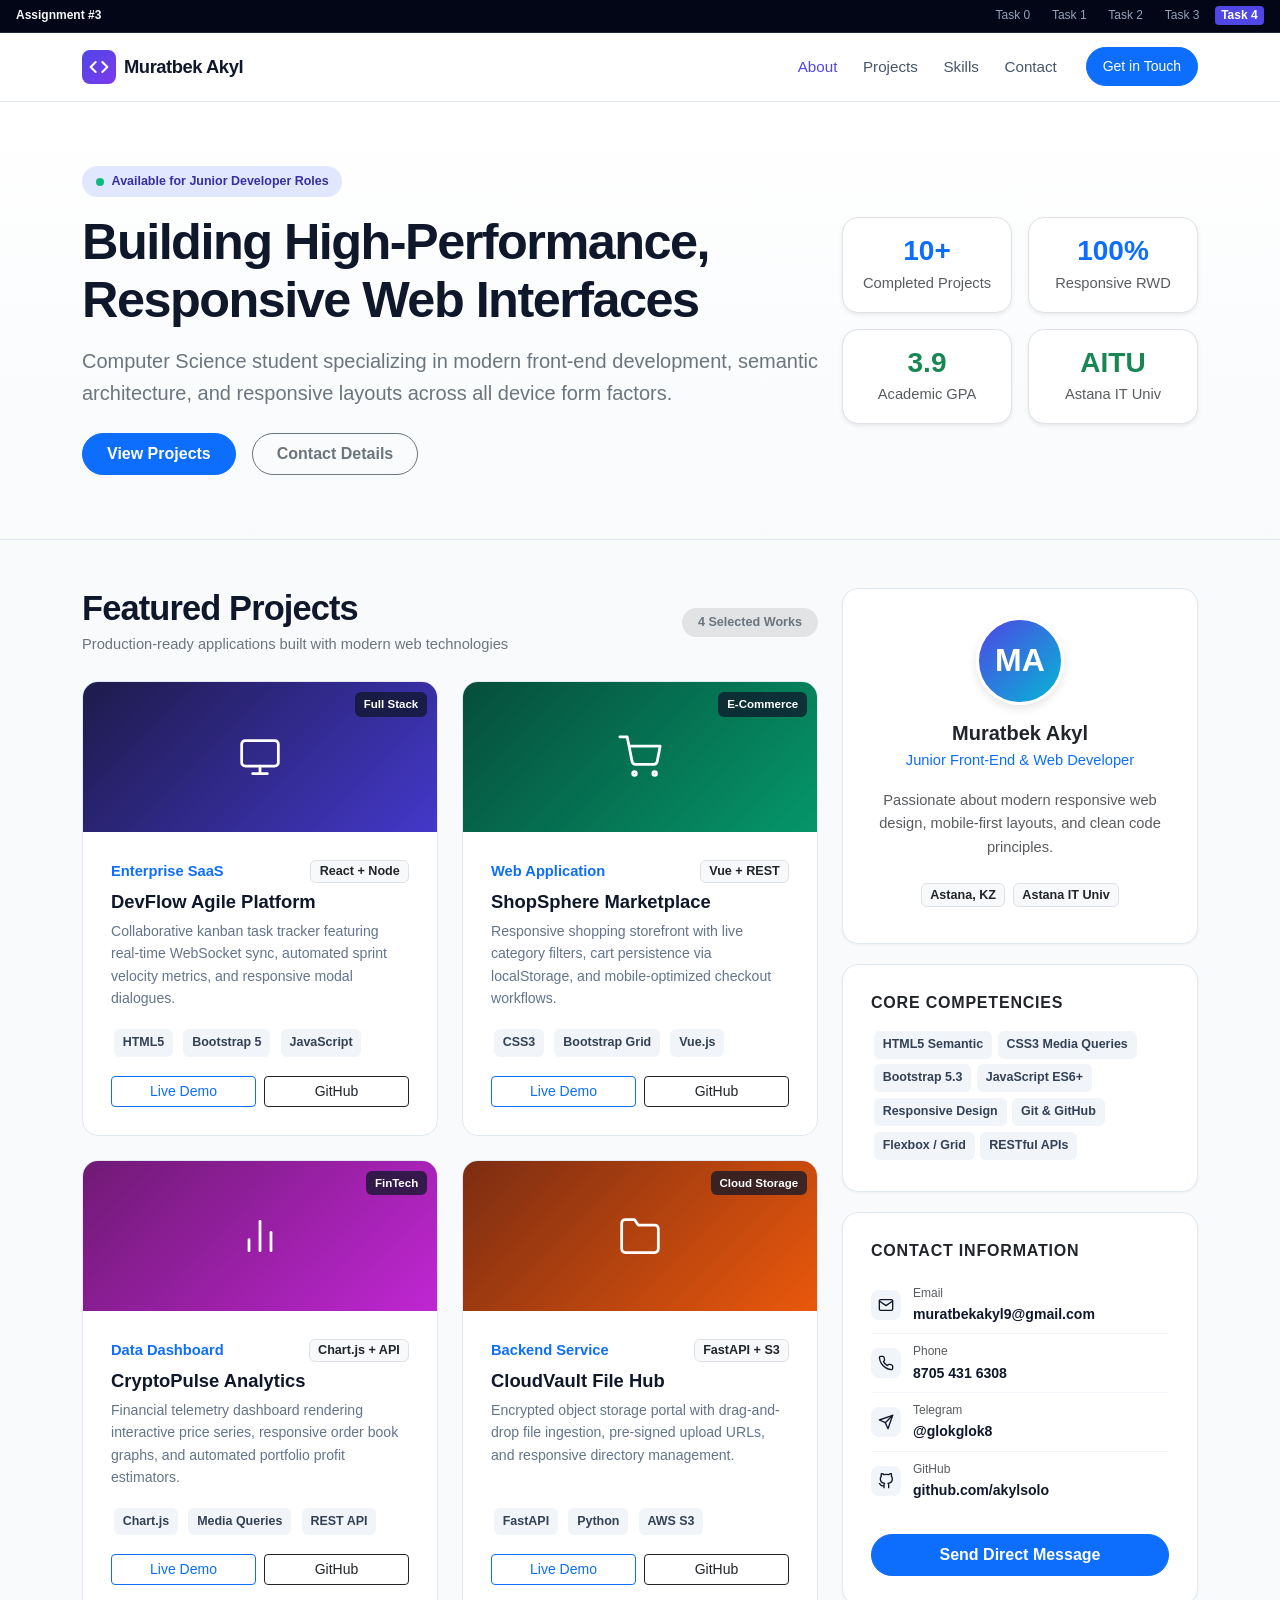
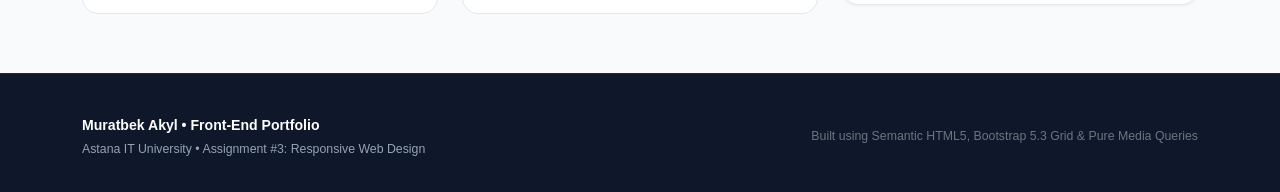
<file: index.html>
<!DOCTYPE html>
<html lang="en">
<head>
  <meta charset="UTF-8">
  <meta name="viewport" content="width=device-width, initial-scale=1.0">
  <title>Assignment 3 - Responsive Web Design</title>
  <link href="https://cdn.jsdelivr.net/npm/bootstrap@5.3.3/dist/css/bootstrap.min.css" rel="stylesheet">
  <link rel="stylesheet" href="css/task4.css">
</head>
<body>

  <aside class="assignment-bar d-flex justify-content-between align-items-center flex-wrap gap-1">
    <div class="fw-semibold text-light">Assignment #3</div>
    <nav>
      <a href="task0.html">Task 0</a>
      <a href="task1.html">Task 1</a>
      <a href="task2.html">Task 2</a>
      <a href="task3.html">Task 3</a>
      <a href="task4.html" class="active">Task 4</a>
    </nav>
  </aside>

  <header>
    <nav class="navbar navbar-expand-lg navbar-custom sticky-top">
      <div class="container">
        <a class="navbar-brand d-flex align-items-center gap-2" href="#">
          <div class="brand-glyph">
            <svg width="20" height="20" viewBox="0 0 24 24" fill="none" stroke="currentColor" stroke-width="2.5" stroke-linecap="round" stroke-linejoin="round">
              <path d="M16 18l6-6-6-6"></path>
              <path d="M8 6l-6 6 6 6"></path>
            </svg>
          </div>
          <span>Muratbek Akyl</span>
        </a>

        <button class="navbar-toggler" type="button" data-bs-toggle="collapse" data-bs-target="#portfolioNav" aria-controls="portfolioNav" aria-expanded="false" aria-label="Toggle navigation">
          <span class="navbar-toggler-icon"></span>
        </button>

        <div class="collapse navbar-collapse" id="portfolioNav">
          <ul class="navbar-nav ms-auto mb-2 mb-lg-0 align-items-lg-center">
            <li class="nav-item">
              <a class="nav-link active" aria-current="page" href="#about">About</a>
            </li>
            <li class="nav-item">
              <a class="nav-link" href="#projects">Projects</a>
            </li>
            <li class="nav-item">
              <a class="nav-link" href="#skills">Skills</a>
            </li>
            <li class="nav-item">
              <a class="nav-link" href="#contact">Contact</a>
            </li>
            <li class="nav-item ms-lg-3 mt-2 mt-lg-0">
              <a class="btn btn-primary btn-sm px-3 py-2 rounded-pill fw-medium" href="#contact">Get in Touch</a>
            </li>
          </ul>
        </div>
      </div>
    </nav>
  </header>

  <section class="hero-section" id="about">
    <div class="container">
      <div class="row align-items-center">
        <div class="col-lg-8">
          <div class="hero-badge">
            <span class="pulse-dot"></span>
            <span>Available for Junior Developer Roles</span>
          </div>
          <h1 class="hero-title mb-3">
            Building High-Performance, Responsive Web Interfaces
          </h1>
          <p class="lead text-secondary mb-4">
            Computer Science student specializing in modern front-end development, semantic architecture, and responsive layouts across all device form factors.
          </p>
          <div class="d-flex flex-wrap gap-3">
            <a href="#projects" class="btn btn-primary px-4 py-2 rounded-pill fw-semibold">View Projects</a>
            <a href="#contact" class="btn btn-outline-secondary px-4 py-2 rounded-pill fw-semibold">Contact Details</a>
          </div>
        </div>

        <div class="col-lg-4 mt-4 mt-lg-0">
          <div class="row g-3 text-center">
            <div class="col-6">
              <div class="bg-white p-3 rounded-4 border shadow-sm">
                <div class="h3 fw-bold text-primary mb-1">10+</div>
                <div class="small text-muted">Completed Projects</div>
              </div>
            </div>
            <div class="col-6">
              <div class="bg-white p-3 rounded-4 border shadow-sm">
                <div class="h3 fw-bold text-primary mb-1">100%</div>
                <div class="small text-muted">Responsive RWD</div>
              </div>
            </div>
            <div class="col-6 stat-item-secondary">
              <div class="bg-white p-3 rounded-4 border shadow-sm">
                <div class="h3 fw-bold text-success mb-1">3.9</div>
                <div class="small text-muted">Academic GPA</div>
              </div>
            </div>
            <div class="col-6 stat-item-secondary">
              <div class="bg-white p-3 rounded-4 border shadow-sm">
                <div class="h3 fw-bold text-success mb-1">AITU</div>
                <div class="small text-muted">Astana IT Univ</div>
              </div>
            </div>
          </div>
        </div>
      </div>
    </div>
  </section>

  <main class="container my-5">
    <div class="row g-4">
      <section class="col-12 col-lg-8 order-2 order-lg-1" id="projects">
        <div class="d-flex justify-content-between align-items-center mb-4">
          <div>
            <h2 class="section-title mb-1">Featured Projects</h2>
            <p class="text-secondary small mb-0">Production-ready applications built with modern web technologies</p>
          </div>
          <span class="badge bg-secondary-subtle text-secondary rounded-pill px-3 py-2 fw-semibold">4 Selected Works</span>
        </div>

        <div class="row g-4">
          <div class="col-12 col-md-6">
            <article class="project-card">
              <div class="project-thumb thumb-1">
                <svg width="44" height="44" viewBox="0 0 24 24" fill="none" stroke="currentColor" stroke-width="1.5" stroke-linecap="round" stroke-linejoin="round">
                  <rect x="2" y="3" width="20" height="14" rx="2" ry="2"></rect>
                  <line x1="8" y1="21" x2="16" y2="21"></line>
                  <line x1="12" y1="17" x2="12" y2="21"></line>
                </svg>
                <span class="project-thumb-badge">Full Stack</span>
              </div>
              <div class="project-body">
                <div class="d-flex justify-content-between align-items-center mb-2">
                  <span class="text-primary small fw-semibold">Enterprise SaaS</span>
                  <span class="badge bg-light text-dark border badge-desktop-only">React + Node</span>
                </div>
                <h3 class="project-title">DevFlow Agile Platform</h3>
                <p class="project-desc">
                  Collaborative kanban task tracker featuring real-time WebSocket sync, automated sprint velocity metrics, and responsive modal dialogues.
                </p>
                <div class="mb-3">
                  <span class="skill-tag">HTML5</span>
                  <span class="skill-tag">Bootstrap 5</span>
                  <span class="skill-tag">JavaScript</span>
                </div>
                <div class="d-flex gap-2 mt-auto">
                  <a href="#" class="btn btn-sm btn-outline-primary w-50">Live Demo</a>
                  <a href="#" class="btn btn-sm btn-outline-dark w-50">GitHub</a>
                </div>
              </div>
            </article>
          </div>

          <div class="col-12 col-md-6">
            <article class="project-card">
              <div class="project-thumb thumb-2">
                <svg width="44" height="44" viewBox="0 0 24 24" fill="none" stroke="currentColor" stroke-width="1.5" stroke-linecap="round" stroke-linejoin="round">
                  <circle cx="9" cy="21" r="1"></circle>
                  <circle cx="20" cy="21" r="1"></circle>
                  <path d="M1 1h4l2.68 13.39a2 2 0 0 0 2 1.61h9.72a2 2 0 0 0 2-1.61L23 6H6"></path>
                </svg>
                <span class="project-thumb-badge">E-Commerce</span>
              </div>
              <div class="project-body">
                <div class="d-flex justify-content-between align-items-center mb-2">
                  <span class="text-primary small fw-semibold">Web Application</span>
                  <span class="badge bg-light text-dark border badge-desktop-only">Vue + REST</span>
                </div>
                <h3 class="project-title">ShopSphere Marketplace</h3>
                <p class="project-desc">
                  Responsive shopping storefront with live category filters, cart persistence via localStorage, and mobile-optimized checkout workflows.
                </p>
                <div class="mb-3">
                  <span class="skill-tag">CSS3</span>
                  <span class="skill-tag">Bootstrap Grid</span>
                  <span class="skill-tag">Vue.js</span>
                </div>
                <div class="d-flex gap-2 mt-auto">
                  <a href="#" class="btn btn-sm btn-outline-primary w-50">Live Demo</a>
                  <a href="#" class="btn btn-sm btn-outline-dark w-50">GitHub</a>
                </div>
              </div>
            </article>
          </div>

          <div class="col-12 col-md-6">
            <article class="project-card">
              <div class="project-thumb thumb-3">
                <svg width="44" height="44" viewBox="0 0 24 24" fill="none" stroke="currentColor" stroke-width="1.5" stroke-linecap="round" stroke-linejoin="round">
                  <line x1="18" y1="20" x2="18" y2="10"></line>
                  <line x1="12" y1="20" x2="12" y2="4"></line>
                  <line x1="6" y1="20" x2="6" y2="14"></line>
                </svg>
                <span class="project-thumb-badge">FinTech</span>
              </div>
              <div class="project-body">
                <div class="d-flex justify-content-between align-items-center mb-2">
                  <span class="text-primary small fw-semibold">Data Dashboard</span>
                  <span class="badge bg-light text-dark border badge-desktop-only">Chart.js + API</span>
                </div>
                <h3 class="project-title">CryptoPulse Analytics</h3>
                <p class="project-desc">
                  Financial telemetry dashboard rendering interactive price series, responsive order book graphs, and automated portfolio profit estimators.
                </p>
                <div class="mb-3">
                  <span class="skill-tag">Chart.js</span>
                  <span class="skill-tag">Media Queries</span>
                  <span class="skill-tag">REST API</span>
                </div>
                <div class="d-flex gap-2 mt-auto">
                  <a href="#" class="btn btn-sm btn-outline-primary w-50">Live Demo</a>
                  <a href="#" class="btn btn-sm btn-outline-dark w-50">GitHub</a>
                </div>
              </div>
            </article>
          </div>

          <div class="col-12 col-md-6">
            <article class="project-card">
              <div class="project-thumb thumb-4">
                <svg width="44" height="44" viewBox="0 0 24 24" fill="none" stroke="currentColor" stroke-width="1.5" stroke-linecap="round" stroke-linejoin="round">
                  <path d="M22 19a2 2 0 0 1-2 2H4a2 2 0 0 1-2-2V5a2 2 0 0 1 2-2h5l2 3h9a2 2 0 0 1 2 2z"></path>
                </svg>
                <span class="project-thumb-badge">Cloud Storage</span>
              </div>
              <div class="project-body">
                <div class="d-flex justify-content-between align-items-center mb-2">
                  <span class="text-primary small fw-semibold">Backend Service</span>
                  <span class="badge bg-light text-dark border badge-desktop-only">FastAPI + S3</span>
                </div>
                <h3 class="project-title">CloudVault File Hub</h3>
                <p class="project-desc">
                  Encrypted object storage portal with drag-and-drop file ingestion, pre-signed upload URLs, and responsive directory management.
                </p>
                <div class="mb-3">
                  <span class="skill-tag">FastAPI</span>
                  <span class="skill-tag">Python</span>
                  <span class="skill-tag">AWS S3</span>
                </div>
                <div class="d-flex gap-2 mt-auto">
                  <a href="#" class="btn btn-sm btn-outline-primary w-50">Live Demo</a>
                  <a href="#" class="btn btn-sm btn-outline-dark w-50">GitHub</a>
                </div>
              </div>
            </article>
          </div>
        </div>
      </section>

      <aside class="col-12 col-lg-4 order-1 order-lg-2">
        <div class="sidebar-card text-center">
          <div class="avatar-wrapper">MA</div>
          <h2 class="h5 fw-bold text-dark mb-1">Muratbek Akyl</h2>
          <p class="text-primary small fw-medium mb-3">Junior Front-End &amp; Web Developer</p>
          <p class="text-muted small mb-4">
            Passionate about modern responsive web design, mobile-first layouts, and clean code principles.
          </p>
          <div class="d-flex justify-content-center gap-2 mb-2">
            <span class="badge bg-light text-dark border">Astana, KZ</span>
            <span class="badge bg-light text-dark border">Astana IT Univ</span>
          </div>
        </div>

        <div class="sidebar-card" id="skills">
          <h3 class="h6 fw-bold text-dark mb-3 text-uppercase" style="letter-spacing: 0.05em;">Core Competencies</h3>
          <div class="d-flex flex-wrap">
            <span class="skill-tag">HTML5 Semantic</span>
            <span class="skill-tag">CSS3 Media Queries</span>
            <span class="skill-tag">Bootstrap 5.3</span>
            <span class="skill-tag">JavaScript ES6+</span>
            <span class="skill-tag">Responsive Design</span>
            <span class="skill-tag">Git &amp; GitHub</span>
            <span class="skill-tag">Flexbox / Grid</span>
            <span class="skill-tag">RESTful APIs</span>
          </div>
        </div>

        <div class="sidebar-card" id="contact">
          <h3 class="h6 fw-bold text-dark mb-3 text-uppercase" style="letter-spacing: 0.05em;">Contact Information</h3>
          <div class="contact-list">
            <a href="mailto:muratbekakyl9@gmail.com" class="contact-item">
              <div class="contact-icon">
                <svg width="16" height="16" viewBox="0 0 24 24" fill="none" stroke="currentColor" stroke-width="2" stroke-linecap="round" stroke-linejoin="round">
                  <path d="M4 4h16c1.1 0 2 .9 2 2v12c0 1.1-.9 2-2 2H4c-1.1 0-2-.9-2-2V6c0-1.1.9-2 2-2z"></path>
                  <polyline points="22,6 12,13 2,6"></polyline>
                </svg>
              </div>
              <div>
                <div class="text-muted small" style="font-size: 0.75rem;">Email</div>
                <div class="fw-semibold">muratbekakyl9@gmail.com</div>
              </div>
            </a>

            <a href="tel:87054316308" class="contact-item">
              <div class="contact-icon">
                <svg width="16" height="16" viewBox="0 0 24 24" fill="none" stroke="currentColor" stroke-width="2" stroke-linecap="round" stroke-linejoin="round">
                  <path d="M22 16.92v3a2 2 0 0 1-2.18 2 19.79 19.79 0 0 1-8.63-3.07 19.5 19.5 0 0 1-6-6 19.79 19.79 0 0 1-3.07-8.67A2 2 0 0 1 4.11 2h3a2 2 0 0 1 2 1.72 12.84 12.84 0 0 0 .7 2.81 2 2 0 0 1-.45 2.11L8.09 9.91a16 16 0 0 0 6 6l1.27-1.27a2 2 0 0 1 2.11-.45 12.84 12.84 0 0 0 2.81.7A2 2 0 0 1 22 16.92z"></path>
                </svg>
              </div>
              <div>
                <div class="text-muted small" style="font-size: 0.75rem;">Phone</div>
                <div class="fw-semibold">8705 431 6308</div>
              </div>
            </a>

            <a href="https://t.me/glokglok8" class="contact-item" target="_blank" rel="noopener">
              <div class="contact-icon">
                <svg width="16" height="16" viewBox="0 0 24 24" fill="none" stroke="currentColor" stroke-width="2" stroke-linecap="round" stroke-linejoin="round">
                  <line x1="22" y1="2" x2="11" y2="13"></line>
                  <polygon points="22 2 15 22 11 13 2 9 22 2"></polygon>
                </svg>
              </div>
              <div>
                <div class="text-muted small" style="font-size: 0.75rem;">Telegram</div>
                <div class="fw-semibold">@glokglok8</div>
              </div>
            </a>

            <a href="https://github.com/akylsolo" class="contact-item" target="_blank" rel="noopener">
              <div class="contact-icon">
                <svg width="16" height="16" viewBox="0 0 24 24" fill="none" stroke="currentColor" stroke-width="2" stroke-linecap="round" stroke-linejoin="round">
                  <path d="M9 19c-5 1.5-5-2.5-7-3m14 6v-3.87a3.37 3.37 0 0 0-.94-2.61c3.14-.35 6.44-1.54 6.44-7A5.44 5.44 0 0 0 20 4.77 5.07 5.07 0 0 0 19.91 1S18.73.65 16 2.48a13.38 13.38 0 0 0-7 0C6.27.65 5.09 1 5.09 1A5.07 5.07 0 0 0 5 4.77a5.44 5.44 0 0 0-1.5 3.78c0 5.42 3.3 6.61 6.44 7A3.37 3.37 0 0 0 9 18.13V22"></path>
                </svg>
              </div>
              <div>
                <div class="text-muted small" style="font-size: 0.75rem;">GitHub</div>
                <div class="fw-semibold">github.com/akylsolo</div>
              </div>
            </a>
          </div>

          <div class="mt-4">
            <a href="mailto:muratbekakyl9@gmail.com" class="btn btn-primary w-100 rounded-pill py-2 fw-semibold">Send Direct Message</a>
          </div>
        </div>
      </aside>
    </div>
  </main>

  <footer class="footer-custom">
    <div class="container">
      <div class="row g-4 align-items-center">
        <div class="col-md-6 text-center text-md-start">
          <div class="fw-bold text-white mb-1">Muratbek Akyl &bull; Front-End Portfolio</div>
          <div class="small">Astana IT University &bull; Assignment #3: Responsive Web Design</div>
        </div>
        <div class="col-md-6 text-center text-md-end">
          <div class="small text-secondary">
            Built using Semantic HTML5, Bootstrap 5.3 Grid &amp; Pure Media Queries
          </div>
        </div>
      </div>
    </div>
  </footer>

  <script src="https://cdn.jsdelivr.net/npm/bootstrap@5.3.3/dist/js/bootstrap.bundle.min.js"></script>
</body>
</html>
</file>
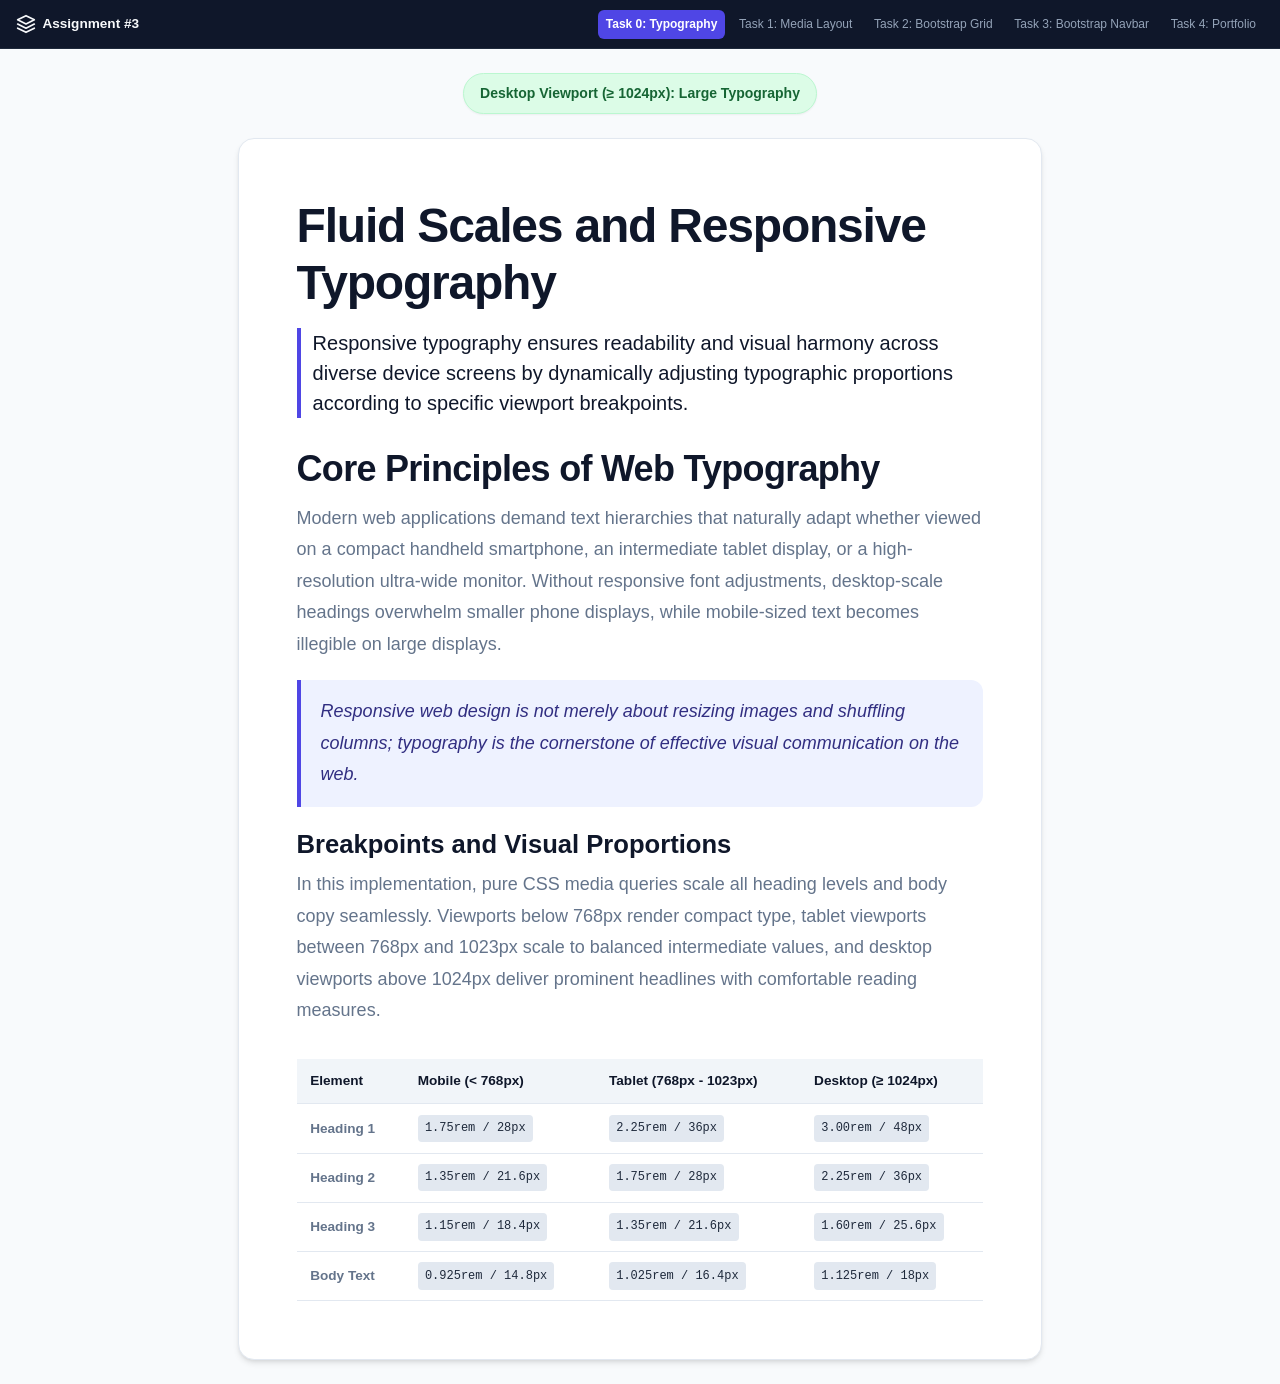
<file: task0.html>
<!DOCTYPE html>
<html lang="en">
<head>
  <meta charset="UTF-8">
  <meta name="viewport" content="width=device-width, initial-scale=1.0">
  <title>Task 0 - Responsive Typography</title>
  <link rel="stylesheet" href="css/task0.css">
</head>
<body>

  <header class="top-nav">
    <a href="index.html" class="top-nav-brand">
      <svg width="20" height="20" viewBox="0 0 24 24" fill="none" stroke="currentColor" stroke-width="2" stroke-linecap="round" stroke-linejoin="round">
        <polygon points="12 2 2 7 12 12 22 7 12 2"></polygon>
        <polyline points="2 17 12 22 22 17"></polyline>
        <polyline points="2 12 12 17 22 12"></polyline>
      </svg>
      <span>Assignment #3</span>
    </a>
    <nav class="top-nav-links">
      <a href="task0.html" class="top-nav-link active">Task 0: Typography</a>
      <a href="task1.html" class="top-nav-link">Task 1: Media Layout</a>
      <a href="task2.html" class="top-nav-link">Task 2: Bootstrap Grid</a>
      <a href="task3.html" class="top-nav-link">Task 3: Bootstrap Navbar</a>
      <a href="task4.html" class="top-nav-link">Task 4: Portfolio</a>
    </nav>
  </header>

  <main class="container">
    <div class="screen-badge-container">
      <div class="screen-badge">
        <span class="screen-indicator-mobile">Mobile Viewport (&lt; 768px): Small Typography</span>
        <span class="screen-indicator-tablet">Tablet Viewport (768px - 1023px): Medium Typography</span>
        <span class="screen-indicator-desktop">Desktop Viewport (&ge; 1024px): Large Typography</span>
      </div>
    </div>

    <article class="article-card">
      <h1>Fluid Scales and Responsive Typography</h1>
      <p class="lead">
        Responsive typography ensures readability and visual harmony across diverse device screens by dynamically adjusting typographic proportions according to specific viewport breakpoints.
      </p>

      <h2>Core Principles of Web Typography</h2>
      <p>
        Modern web applications demand text hierarchies that naturally adapt whether viewed on a compact handheld smartphone, an intermediate tablet display, or a high-resolution ultra-wide monitor. Without responsive font adjustments, desktop-scale headings overwhelm smaller phone displays, while mobile-sized text becomes illegible on large displays.
      </p>

      <div class="quote-box">
        Responsive web design is not merely about resizing images and shuffling columns; typography is the cornerstone of effective visual communication on the web.
      </div>

      <h3>Breakpoints and Visual Proportions</h3>
      <p>
        In this implementation, pure CSS media queries scale all heading levels and body copy seamlessly. Viewports below 768px render compact type, tablet viewports between 768px and 1023px scale to balanced intermediate values, and desktop viewports above 1024px deliver prominent headlines with comfortable reading measures.
      </p>

      <div class="metrics-table-wrapper">
        <table>
          <thead>
            <tr>
              <th>Element</th>
              <th>Mobile (&lt; 768px)</th>
              <th>Tablet (768px - 1023px)</th>
              <th>Desktop (&ge; 1024px)</th>
            </tr>
          </thead>
          <tbody>
            <tr>
              <td><strong>Heading 1</strong></td>
              <td><span class="pill">1.75rem / 28px</span></td>
              <td><span class="pill">2.25rem / 36px</span></td>
              <td><span class="pill">3.00rem / 48px</span></td>
            </tr>
            <tr>
              <td><strong>Heading 2</strong></td>
              <td><span class="pill">1.35rem / 21.6px</span></td>
              <td><span class="pill">1.75rem / 28px</span></td>
              <td><span class="pill">2.25rem / 36px</span></td>
            </tr>
            <tr>
              <td><strong>Heading 3</strong></td>
              <td><span class="pill">1.15rem / 18.4px</span></td>
              <td><span class="pill">1.35rem / 21.6px</span></td>
              <td><span class="pill">1.60rem / 25.6px</span></td>
            </tr>
            <tr>
              <td><strong>Body Text</strong></td>
              <td><span class="pill">0.925rem / 14.8px</span></td>
              <td><span class="pill">1.025rem / 16.4px</span></td>
              <td><span class="pill">1.125rem / 18px</span></td>
            </tr>
          </tbody>
        </table>
      </div>
    </article>
  </main>

</body>
</html>
</file>
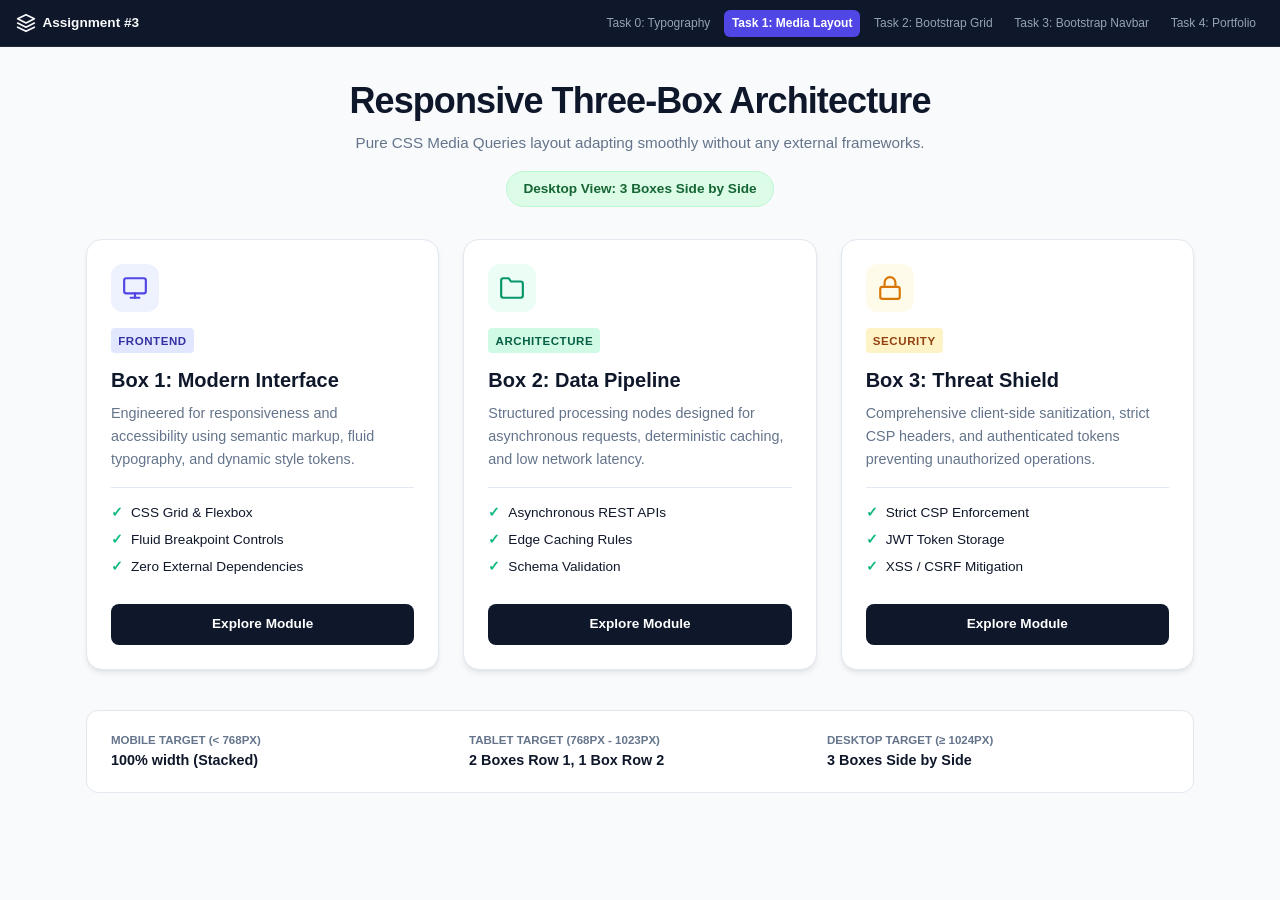
<file: task1.html>
<!DOCTYPE html>
<html lang="en">
<head>
  <meta charset="UTF-8">
  <meta name="viewport" content="width=device-width, initial-scale=1.0">
  <title>Task 1 - Responsive Layout with Media Queries</title>
  <link rel="stylesheet" href="css/task1.css">
</head>
<body>

  <header class="top-nav">
    <a href="index.html" class="top-nav-brand">
      <svg width="20" height="20" viewBox="0 0 24 24" fill="none" stroke="currentColor" stroke-width="2" stroke-linecap="round" stroke-linejoin="round">
        <polygon points="12 2 2 7 12 12 22 7 12 2"></polygon>
        <polyline points="2 17 12 22 22 17"></polyline>
        <polyline points="2 12 12 17 22 12"></polyline>
      </svg>
      <span>Assignment #3</span>
    </a>
    <nav class="top-nav-links">
      <a href="task0.html" class="top-nav-link">Task 0: Typography</a>
      <a href="task1.html" class="top-nav-link active">Task 1: Media Layout</a>
      <a href="task2.html" class="top-nav-link">Task 2: Bootstrap Grid</a>
      <a href="task3.html" class="top-nav-link">Task 3: Bootstrap Navbar</a>
      <a href="task4.html" class="top-nav-link">Task 4: Portfolio</a>
    </nav>
  </header>

  <main class="container">
    <section class="header-section">
      <h1>Responsive Three-Box Architecture</h1>
      <p>Pure CSS Media Queries layout adapting smoothly without any external frameworks.</p>
      
      <div class="screen-badge-container">
        <div class="screen-badge">
          <span class="mode-mobile">Mobile View: 1 Column (Stacked Vertically)</span>
          <span class="mode-tablet">Tablet View: 2 Boxes in Row (Row 1: 2 boxes, Row 2: 1 box)</span>
          <span class="mode-desktop">Desktop View: 3 Boxes Side by Side</span>
        </div>
      </div>
    </section>

    <div class="boxes-grid">
      <article class="box-card">
        <div class="box-icon-wrap icon-purple">
          <svg width="26" height="26" viewBox="0 0 24 24" fill="none" stroke="currentColor" stroke-width="2" stroke-linecap="round" stroke-linejoin="round">
            <rect x="2" y="3" width="20" height="14" rx="2" ry="2"></rect>
            <line x1="8" y1="21" x2="16" y2="21"></line>
            <line x1="12" y1="17" x2="12" y2="21"></line>
          </svg>
        </div>
        <span class="box-tag tag-purple">Frontend</span>
        <h2 class="box-title">Box 1: Modern Interface</h2>
        <p class="box-desc">Engineered for responsiveness and accessibility using semantic markup, fluid typography, and dynamic style tokens.</p>
        <ul class="box-features">
          <li><span class="check-icon">&#10003;</span> CSS Grid &amp; Flexbox</li>
          <li><span class="check-icon">&#10003;</span> Fluid Breakpoint Controls</li>
          <li><span class="check-icon">&#10003;</span> Zero External Dependencies</li>
        </ul>
        <a href="#" class="box-btn">Explore Module</a>
      </article>

      <article class="box-card">
        <div class="box-icon-wrap icon-teal">
          <svg width="26" height="26" viewBox="0 0 24 24" fill="none" stroke="currentColor" stroke-width="2" stroke-linecap="round" stroke-linejoin="round">
            <path d="M22 19a2 2 0 0 1-2 2H4a2 2 0 0 1-2-2V5a2 2 0 0 1 2-2h5l2 3h9a2 2 0 0 1 2 2z"></path>
          </svg>
        </div>
        <span class="box-tag tag-teal">Architecture</span>
        <h2 class="box-title">Box 2: Data Pipeline</h2>
        <p class="box-desc">Structured processing nodes designed for asynchronous requests, deterministic caching, and low network latency.</p>
        <ul class="box-features">
          <li><span class="check-icon">&#10003;</span> Asynchronous REST APIs</li>
          <li><span class="check-icon">&#10003;</span> Edge Caching Rules</li>
          <li><span class="check-icon">&#10003;</span> Schema Validation</li>
        </ul>
        <a href="#" class="box-btn">Explore Module</a>
      </article>

      <article class="box-card">
        <div class="box-icon-wrap icon-amber">
          <svg width="26" height="26" viewBox="0 0 24 24" fill="none" stroke="currentColor" stroke-width="2" stroke-linecap="round" stroke-linejoin="round">
            <rect x="3" y="11" width="18" height="11" rx="2" ry="2"></rect>
            <path d="M7 11V7a5 5 0 0 1 10 0v4"></path>
          </svg>
        </div>
        <span class="box-tag tag-amber">Security</span>
        <h2 class="box-title">Box 3: Threat Shield</h2>
        <p class="box-desc">Comprehensive client-side sanitization, strict CSP headers, and authenticated tokens preventing unauthorized operations.</p>
        <ul class="box-features">
          <li><span class="check-icon">&#10003;</span> Strict CSP Enforcement</li>
          <li><span class="check-icon">&#10003;</span> JWT Token Storage</li>
          <li><span class="check-icon">&#10003;</span> XSS / CSRF Mitigation</li>
        </ul>
        <a href="#" class="box-btn">Explore Module</a>
      </article>
    </div>

    <section class="layout-indicator-footer">
      <div class="layout-stat">
        <span class="layout-stat-label">Mobile Target (&lt; 768px)</span>
        <span class="layout-stat-val">100% width (Stacked)</span>
      </div>
      <div class="layout-stat">
        <span class="layout-stat-label">Tablet Target (768px - 1023px)</span>
        <span class="layout-stat-val">2 Boxes Row 1, 1 Box Row 2</span>
      </div>
      <div class="layout-stat">
        <span class="layout-stat-label">Desktop Target (&ge; 1024px)</span>
        <span class="layout-stat-val">3 Boxes Side by Side</span>
      </div>
    </section>
  </main>

</body>
</html>
</file>
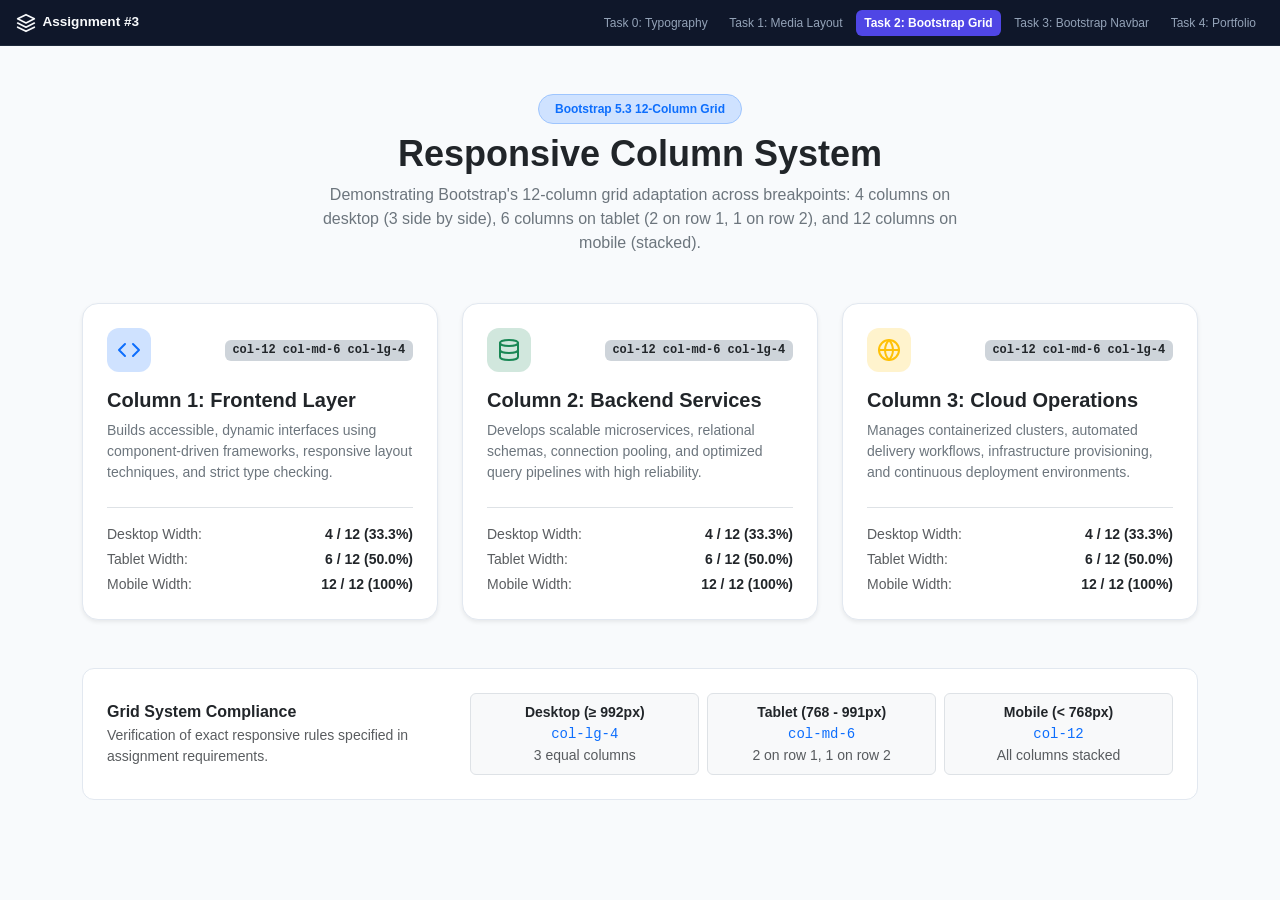
<file: task2.html>
<!DOCTYPE html>
<html lang="en">
<head>
  <meta charset="UTF-8">
  <meta name="viewport" content="width=device-width, initial-scale=1.0">
  <title>Task 2 - Bootstrap Responsive Columns</title>
  <link href="https://cdn.jsdelivr.net/npm/bootstrap@5.3.3/dist/css/bootstrap.min.css" rel="stylesheet">
  <link rel="stylesheet" href="css/task2.css">
</head>
<body>

  <header class="top-nav">
    <a href="index.html" class="top-nav-brand">
      <svg width="20" height="20" viewBox="0 0 24 24" fill="none" stroke="currentColor" stroke-width="2" stroke-linecap="round" stroke-linejoin="round">
        <polygon points="12 2 2 7 12 12 22 7 12 2"></polygon>
        <polyline points="2 17 12 22 22 17"></polyline>
        <polyline points="2 12 12 17 22 12"></polyline>
      </svg>
      <span>Assignment #3</span>
    </a>
    <nav class="top-nav-links">
      <a href="task0.html" class="top-nav-link">Task 0: Typography</a>
      <a href="task1.html" class="top-nav-link">Task 1: Media Layout</a>
      <a href="task2.html" class="top-nav-link active">Task 2: Bootstrap Grid</a>
      <a href="task3.html" class="top-nav-link">Task 3: Bootstrap Navbar</a>
      <a href="task4.html" class="top-nav-link">Task 4: Portfolio</a>
    </nav>
  </header>

  <main class="container py-5">
    <section class="text-center mb-5">
      <span class="badge bg-primary-subtle text-primary border border-primary-subtle px-3 py-2 rounded-pill fw-semibold mb-2">Bootstrap 5.3 12-Column Grid</span>
      <h1 class="display-6 fw-bold text-dark">Responsive Column System</h1>
      <p class="text-secondary mx-auto" style="max-width: 650px;">
        Demonstrating Bootstrap's 12-column grid adaptation across breakpoints: 4 columns on desktop (3 side by side), 6 columns on tablet (2 on row 1, 1 on row 2), and 12 columns on mobile (stacked).
      </p>
    </section>

    <div class="row g-4">
      <div class="col-12 col-md-6 col-lg-4">
        <article class="card card-feature h-100 shadow-sm p-4">
          <div class="d-flex align-items-center justify-content-between mb-3">
            <div class="icon-box bg-primary-subtle text-primary">
              <svg width="24" height="24" viewBox="0 0 24 24" fill="none" stroke="currentColor" stroke-width="2" stroke-linecap="round" stroke-linejoin="round">
                <polyline points="16 18 22 12 16 6"></polyline>
                <polyline points="8 6 2 12 8 18"></polyline>
              </svg>
            </div>
            <span class="badge bg-dark-subtle text-dark font-monospace">col-12 col-md-6 col-lg-4</span>
          </div>
          <h2 class="h5 fw-bold text-dark mb-2">Column 1: Frontend Layer</h2>
          <p class="text-secondary small mb-4 flex-grow-1">
            Builds accessible, dynamic interfaces using component-driven frameworks, responsive layout techniques, and strict type checking.
          </p>
          <div class="border-top pt-3">
            <div class="d-flex justify-content-between text-muted small">
              <span>Desktop Width:</span>
              <strong class="text-dark">4 / 12 (33.3%)</strong>
            </div>
            <div class="d-flex justify-content-between text-muted small mt-1">
              <span>Tablet Width:</span>
              <strong class="text-dark">6 / 12 (50.0%)</strong>
            </div>
            <div class="d-flex justify-content-between text-muted small mt-1">
              <span>Mobile Width:</span>
              <strong class="text-dark">12 / 12 (100%)</strong>
            </div>
          </div>
        </article>
      </div>

      <div class="col-12 col-md-6 col-lg-4">
        <article class="card card-feature h-100 shadow-sm p-4">
          <div class="d-flex align-items-center justify-content-between mb-3">
            <div class="icon-box bg-success-subtle text-success">
              <svg width="24" height="24" viewBox="0 0 24 24" fill="none" stroke="currentColor" stroke-width="2" stroke-linecap="round" stroke-linejoin="round">
                <ellipse cx="12" cy="5" rx="9" ry="3"></ellipse>
                <path d="M21 12c0 1.66-4 3-9 3s-9-1.34-9-3"></path>
                <path d="M3 5v14c0 1.66 4 3 9 3s9-1.34 9-3V5"></path>
              </svg>
            </div>
            <span class="badge bg-dark-subtle text-dark font-monospace">col-12 col-md-6 col-lg-4</span>
          </div>
          <h2 class="h5 fw-bold text-dark mb-2">Column 2: Backend Services</h2>
          <p class="text-secondary small mb-4 flex-grow-1">
            Develops scalable microservices, relational schemas, connection pooling, and optimized query pipelines with high reliability.
          </p>
          <div class="border-top pt-3">
            <div class="d-flex justify-content-between text-muted small">
              <span>Desktop Width:</span>
              <strong class="text-dark">4 / 12 (33.3%)</strong>
            </div>
            <div class="d-flex justify-content-between text-muted small mt-1">
              <span>Tablet Width:</span>
              <strong class="text-dark">6 / 12 (50.0%)</strong>
            </div>
            <div class="d-flex justify-content-between text-muted small mt-1">
              <span>Mobile Width:</span>
              <strong class="text-dark">12 / 12 (100%)</strong>
            </div>
          </div>
        </article>
      </div>

      <div class="col-12 col-md-6 col-lg-4">
        <article class="card card-feature h-100 shadow-sm p-4">
          <div class="d-flex align-items-center justify-content-between mb-3">
            <div class="icon-box bg-warning-subtle text-warning">
              <svg width="24" height="24" viewBox="0 0 24 24" fill="none" stroke="currentColor" stroke-width="2" stroke-linecap="round" stroke-linejoin="round">
                <circle cx="12" cy="12" r="10"></circle>
                <line x1="2" y1="12" x2="22" y2="12"></line>
                <path d="M12 2a15.3 15.3 0 0 1 4 10 15.3 15.3 0 0 1-4 10 15.3 15.3 0 0 1-4-10 15.3 15.3 0 0 1 4-10z"></path>
              </svg>
            </div>
            <span class="badge bg-dark-subtle text-dark font-monospace">col-12 col-md-6 col-lg-4</span>
          </div>
          <h2 class="h5 fw-bold text-dark mb-2">Column 3: Cloud Operations</h2>
          <p class="text-secondary small mb-4 flex-grow-1">
            Manages containerized clusters, automated delivery workflows, infrastructure provisioning, and continuous deployment environments.
          </p>
          <div class="border-top pt-3">
            <div class="d-flex justify-content-between text-muted small">
              <span>Desktop Width:</span>
              <strong class="text-dark">4 / 12 (33.3%)</strong>
            </div>
            <div class="d-flex justify-content-between text-muted small mt-1">
              <span>Tablet Width:</span>
              <strong class="text-dark">6 / 12 (50.0%)</strong>
            </div>
            <div class="d-flex justify-content-between text-muted small mt-1">
              <span>Mobile Width:</span>
              <strong class="text-dark">12 / 12 (100%)</strong>
            </div>
          </div>
        </article>
      </div>
    </div>

    <section class="grid-explainer p-4 mt-5">
      <div class="row align-items-center">
        <div class="col-md-4">
          <h3 class="h6 fw-bold text-dark mb-1">Grid System Compliance</h3>
          <p class="text-muted small mb-md-0">Verification of exact responsive rules specified in assignment requirements.</p>
        </div>
        <div class="col-md-8">
          <div class="row g-2 text-center small">
            <div class="col-4">
              <div class="bg-light p-2 rounded border">
                <span class="d-block fw-bold text-dark">Desktop (&ge; 992px)</span>
                <span class="text-primary font-monospace">col-lg-4</span>
                <span class="d-block text-muted">3 equal columns</span>
              </div>
            </div>
            <div class="col-4">
              <div class="bg-light p-2 rounded border">
                <span class="d-block fw-bold text-dark">Tablet (768 - 991px)</span>
                <span class="text-primary font-monospace">col-md-6</span>
                <span class="d-block text-muted">2 on row 1, 1 on row 2</span>
              </div>
            </div>
            <div class="col-4">
              <div class="bg-light p-2 rounded border">
                <span class="d-block fw-bold text-dark">Mobile (&lt; 768px)</span>
                <span class="text-primary font-monospace">col-12</span>
                <span class="d-block text-muted">All columns stacked</span>
              </div>
            </div>
          </div>
        </div>
      </div>
    </section>
  </main>

  <script src="https://cdn.jsdelivr.net/npm/bootstrap@5.3.3/dist/js/bootstrap.bundle.min.js"></script>
</body>
</html>
</file>
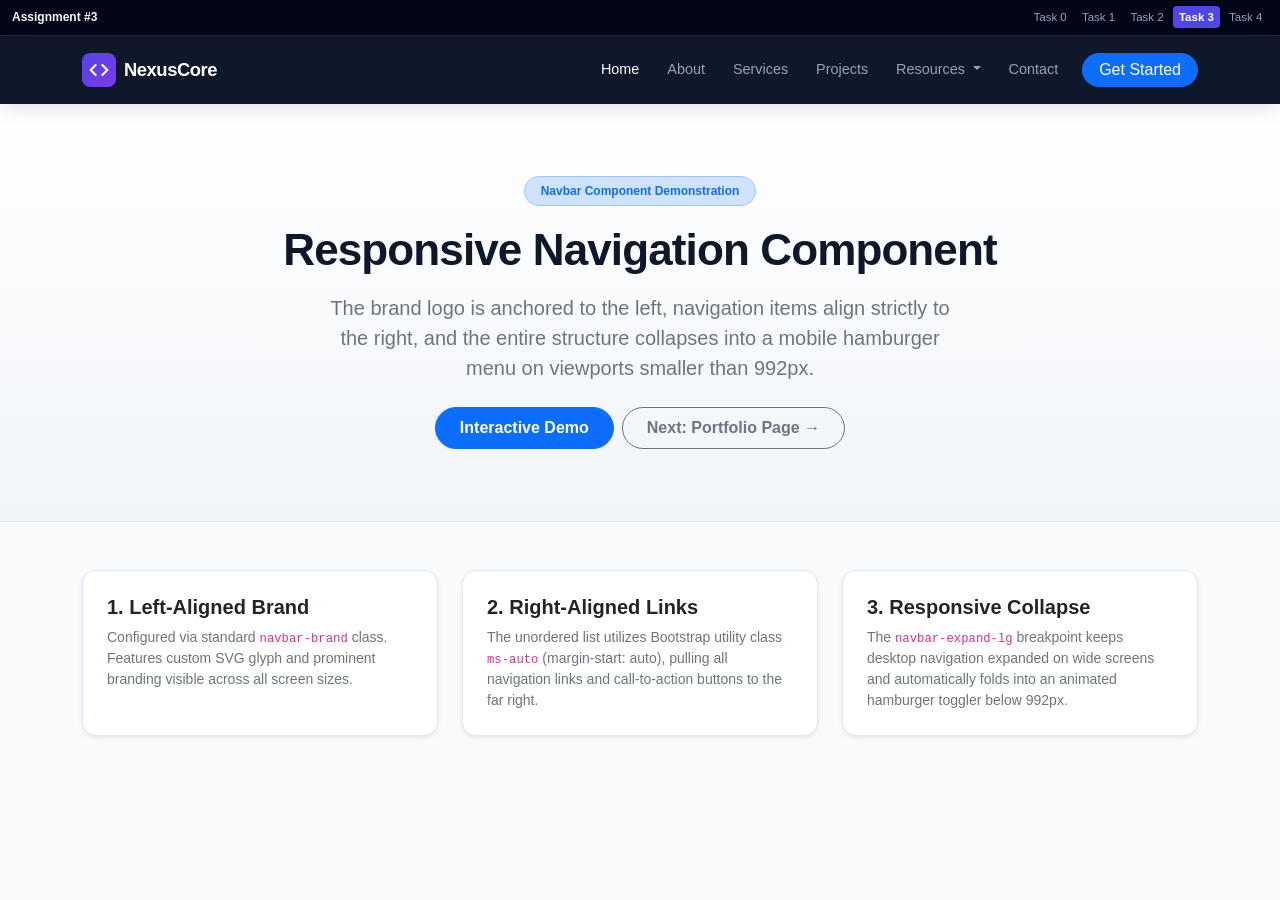
<file: task3.html>
<!DOCTYPE html>
<html lang="en">
<head>
  <meta charset="UTF-8">
  <meta name="viewport" content="width=device-width, initial-scale=1.0">
  <title>Task 3 - Bootstrap Navigation Bar</title>
  <link href="https://cdn.jsdelivr.net/npm/bootstrap@5.3.3/dist/css/bootstrap.min.css" rel="stylesheet">
  <link rel="stylesheet" href="css/task3.css">
</head>
<body>

  <aside class="assignment-bar">
    <div class="assignment-bar-container">
      <span class="fw-semibold text-light">Assignment #3</span>
      <nav class="d-flex flex-wrap gap-1">
        <a href="task0.html">Task 0</a>
        <a href="task1.html">Task 1</a>
        <a href="task2.html">Task 2</a>
        <a href="task3.html" class="active">Task 3</a>
        <a href="task4.html">Task 4</a>
      </nav>
    </div>
  </aside>

  <nav class="navbar navbar-expand-lg navbar-dark bg-dark custom-navbar sticky-top" data-bs-theme="dark">
    <div class="container">
      <a class="navbar-brand d-flex align-items-center gap-2" href="#">
        <div class="brand-icon">
          <svg width="20" height="20" viewBox="0 0 24 24" fill="none" stroke="currentColor" stroke-width="2.5" stroke-linecap="round" stroke-linejoin="round">
            <polyline points="16 18 22 12 16 6"></polyline>
            <polyline points="8 6 2 12 8 18"></polyline>
          </svg>
        </div>
        <span>NexusCore</span>
      </a>

      <button class="navbar-toggler" type="button" data-bs-toggle="collapse" data-bs-target="#navbarContent" aria-controls="navbarContent" aria-expanded="false" aria-label="Toggle navigation">
        <span class="navbar-toggler-icon"></span>
      </button>

      <div class="collapse navbar-collapse" id="navbarContent">
        <ul class="navbar-nav ms-auto mb-2 mb-lg-0 align-items-lg-center gap-1">
          <li class="nav-item">
            <a class="nav-link active" aria-current="page" href="#">Home</a>
          </li>
          <li class="nav-item">
            <a class="nav-link" href="#about">About</a>
          </li>
          <li class="nav-item">
            <a class="nav-link" href="#services">Services</a>
          </li>
          <li class="nav-item">
            <a class="nav-link" href="#portfolio">Projects</a>
          </li>
          <li class="nav-item dropdown">
            <a class="nav-link dropdown-toggle" href="#" role="button" data-bs-toggle="dropdown" aria-expanded="false">
              Resources
            </a>
            <ul class="dropdown-menu dropdown-menu-end shadow border-0">
              <li><a class="dropdown-item" href="#">Documentation</a></li>
              <li><a class="dropdown-item" href="#">System Status</a></li>
              <li><hr class="dropdown-divider"></li>
              <li><a class="dropdown-item" href="#">API Reference</a></li>
            </ul>
          </li>
          <li class="nav-item">
            <a class="nav-link" href="#contact">Contact</a>
          </li>
          <li class="nav-item ms-lg-2 mt-2 mt-lg-0">
            <a class="btn btn-primary px-3 py-1 rounded-pill fw-medium" href="#connect">Get Started</a>
          </li>
        </ul>
      </div>
    </div>
  </nav>

  <main>
    <section class="hero-preview py-5">
      <div class="container text-center py-4">
        <span class="badge bg-primary-subtle text-primary border border-primary-subtle px-3 py-2 rounded-pill fw-semibold mb-3">Navbar Component Demonstration</span>
        <h1 class="hero-title mb-3">Responsive Navigation Component</h1>
        <p class="lead text-secondary mx-auto mb-4" style="max-width: 650px;">
          The brand logo is anchored to the left, navigation items align strictly to the right, and the entire structure collapses into a mobile hamburger menu on viewports smaller than 992px.
        </p>
        <div class="d-flex flex-column flex-sm-row justify-content-center gap-2">
          <a href="#test" class="btn btn-primary px-4 py-2 rounded-pill fw-semibold">Interactive Demo</a>
          <a href="task4.html" class="btn btn-outline-secondary px-4 py-2 rounded-pill fw-semibold">Next: Portfolio Page &rarr;</a>
        </div>
      </div>
    </section>

    <section class="container py-5" id="test">
      <div class="row g-4">
        <div class="col-md-4">
          <div class="demo-card p-4 h-100 shadow-sm">
            <h2 class="h5 fw-bold text-dark mb-2">1. Left-Aligned Brand</h2>
            <p class="text-secondary small mb-0">
              Configured via standard <code>navbar-brand</code> class. Features custom SVG glyph and prominent branding visible across all screen sizes.
            </p>
          </div>
        </div>
        <div class="col-md-4">
          <div class="demo-card p-4 h-100 shadow-sm">
            <h2 class="h5 fw-bold text-dark mb-2">2. Right-Aligned Links</h2>
            <p class="text-secondary small mb-0">
              The unordered list utilizes Bootstrap utility class <code>ms-auto</code> (margin-start: auto), pulling all navigation links and call-to-action buttons to the far right.
            </p>
          </div>
        </div>
        <div class="col-md-4">
          <div class="demo-card p-4 h-100 shadow-sm">
            <h2 class="h5 fw-bold text-dark mb-2">3. Responsive Collapse</h2>
            <p class="text-secondary small mb-0">
              The <code>navbar-expand-lg</code> breakpoint keeps desktop navigation expanded on wide screens and automatically folds into an animated hamburger toggler below 992px.
            </p>
          </div>
        </div>
      </div>
    </section>
  </main>

  <script src="https://cdn.jsdelivr.net/npm/bootstrap@5.3.3/dist/js/bootstrap.bundle.min.js"></script>
</body>
</html>
</file>
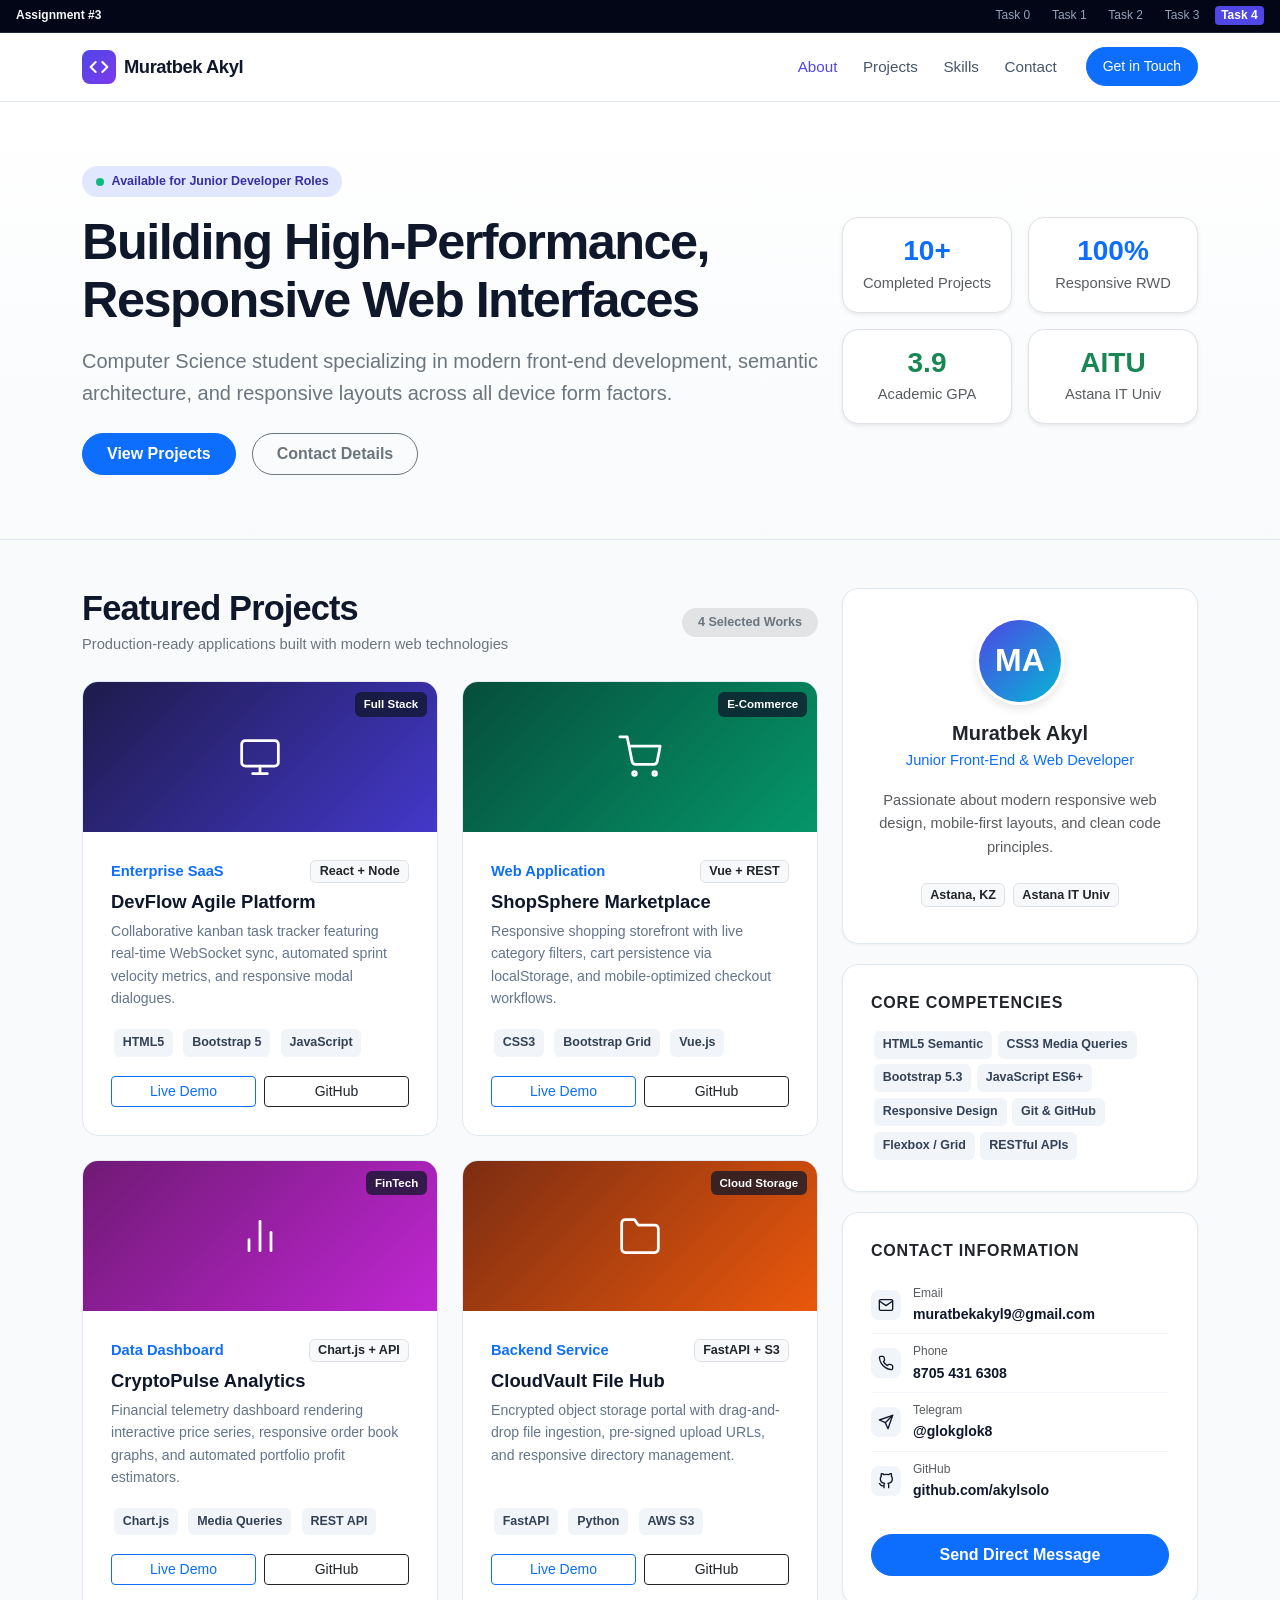
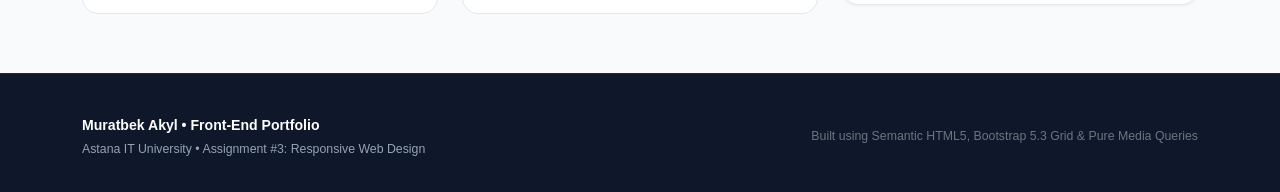
<file: task4.html>
<!DOCTYPE html>
<html lang="en">
<head>
  <meta charset="UTF-8">
  <meta name="viewport" content="width=device-width, initial-scale=1.0">
  <title>Task 4 - Responsive Portfolio</title>
  <link href="https://cdn.jsdelivr.net/npm/bootstrap@5.3.3/dist/css/bootstrap.min.css" rel="stylesheet">
  <link rel="stylesheet" href="css/task4.css">
</head>
<body>

  <aside class="assignment-bar d-flex justify-content-between align-items-center flex-wrap gap-1">
    <div class="fw-semibold text-light">Assignment #3</div>
    <nav>
      <a href="task0.html">Task 0</a>
      <a href="task1.html">Task 1</a>
      <a href="task2.html">Task 2</a>
      <a href="task3.html">Task 3</a>
      <a href="task4.html" class="active">Task 4</a>
    </nav>
  </aside>

  <header>
    <nav class="navbar navbar-expand-lg navbar-custom sticky-top">
      <div class="container">
        <a class="navbar-brand d-flex align-items-center gap-2" href="#">
          <div class="brand-glyph">
            <svg width="20" height="20" viewBox="0 0 24 24" fill="none" stroke="currentColor" stroke-width="2.5" stroke-linecap="round" stroke-linejoin="round">
              <path d="M16 18l6-6-6-6"></path>
              <path d="M8 6l-6 6 6 6"></path>
            </svg>
          </div>
          <span>Muratbek Akyl</span>
        </a>

        <button class="navbar-toggler" type="button" data-bs-toggle="collapse" data-bs-target="#portfolioNav" aria-controls="portfolioNav" aria-expanded="false" aria-label="Toggle navigation">
          <span class="navbar-toggler-icon"></span>
        </button>

        <div class="collapse navbar-collapse" id="portfolioNav">
          <ul class="navbar-nav ms-auto mb-2 mb-lg-0 align-items-lg-center">
            <li class="nav-item">
              <a class="nav-link active" aria-current="page" href="#about">About</a>
            </li>
            <li class="nav-item">
              <a class="nav-link" href="#projects">Projects</a>
            </li>
            <li class="nav-item">
              <a class="nav-link" href="#skills">Skills</a>
            </li>
            <li class="nav-item">
              <a class="nav-link" href="#contact">Contact</a>
            </li>
            <li class="nav-item ms-lg-3 mt-2 mt-lg-0">
              <a class="btn btn-primary btn-sm px-3 py-2 rounded-pill fw-medium" href="#contact">Get in Touch</a>
            </li>
          </ul>
        </div>
      </div>
    </nav>
  </header>

  <section class="hero-section" id="about">
    <div class="container">
      <div class="row align-items-center">
        <div class="col-lg-8">
          <div class="hero-badge">
            <span class="pulse-dot"></span>
            <span>Available for Junior Developer Roles</span>
          </div>
          <h1 class="hero-title mb-3">
            Building High-Performance, Responsive Web Interfaces
          </h1>
          <p class="lead text-secondary mb-4">
            Computer Science student specializing in modern front-end development, semantic architecture, and responsive layouts across all device form factors.
          </p>
          <div class="d-flex flex-wrap gap-3">
            <a href="#projects" class="btn btn-primary px-4 py-2 rounded-pill fw-semibold">View Projects</a>
            <a href="#contact" class="btn btn-outline-secondary px-4 py-2 rounded-pill fw-semibold">Contact Details</a>
          </div>
        </div>

        <div class="col-lg-4 mt-4 mt-lg-0">
          <div class="row g-3 text-center">
            <div class="col-6">
              <div class="bg-white p-3 rounded-4 border shadow-sm">
                <div class="h3 fw-bold text-primary mb-1">10+</div>
                <div class="small text-muted">Completed Projects</div>
              </div>
            </div>
            <div class="col-6">
              <div class="bg-white p-3 rounded-4 border shadow-sm">
                <div class="h3 fw-bold text-primary mb-1">100%</div>
                <div class="small text-muted">Responsive RWD</div>
              </div>
            </div>
            <div class="col-6 stat-item-secondary">
              <div class="bg-white p-3 rounded-4 border shadow-sm">
                <div class="h3 fw-bold text-success mb-1">3.9</div>
                <div class="small text-muted">Academic GPA</div>
              </div>
            </div>
            <div class="col-6 stat-item-secondary">
              <div class="bg-white p-3 rounded-4 border shadow-sm">
                <div class="h3 fw-bold text-success mb-1">AITU</div>
                <div class="small text-muted">Astana IT Univ</div>
              </div>
            </div>
          </div>
        </div>
      </div>
    </div>
  </section>

  <main class="container my-5">
    <div class="row g-4">
      <section class="col-12 col-lg-8 order-2 order-lg-1" id="projects">
        <div class="d-flex justify-content-between align-items-center mb-4">
          <div>
            <h2 class="section-title mb-1">Featured Projects</h2>
            <p class="text-secondary small mb-0">Production-ready applications built with modern web technologies</p>
          </div>
          <span class="badge bg-secondary-subtle text-secondary rounded-pill px-3 py-2 fw-semibold">4 Selected Works</span>
        </div>

        <div class="row g-4">
          <div class="col-12 col-md-6">
            <article class="project-card">
              <div class="project-thumb thumb-1">
                <svg width="44" height="44" viewBox="0 0 24 24" fill="none" stroke="currentColor" stroke-width="1.5" stroke-linecap="round" stroke-linejoin="round">
                  <rect x="2" y="3" width="20" height="14" rx="2" ry="2"></rect>
                  <line x1="8" y1="21" x2="16" y2="21"></line>
                  <line x1="12" y1="17" x2="12" y2="21"></line>
                </svg>
                <span class="project-thumb-badge">Full Stack</span>
              </div>
              <div class="project-body">
                <div class="d-flex justify-content-between align-items-center mb-2">
                  <span class="text-primary small fw-semibold">Enterprise SaaS</span>
                  <span class="badge bg-light text-dark border badge-desktop-only">React + Node</span>
                </div>
                <h3 class="project-title">DevFlow Agile Platform</h3>
                <p class="project-desc">
                  Collaborative kanban task tracker featuring real-time WebSocket sync, automated sprint velocity metrics, and responsive modal dialogues.
                </p>
                <div class="mb-3">
                  <span class="skill-tag">HTML5</span>
                  <span class="skill-tag">Bootstrap 5</span>
                  <span class="skill-tag">JavaScript</span>
                </div>
                <div class="d-flex gap-2 mt-auto">
                  <a href="#" class="btn btn-sm btn-outline-primary w-50">Live Demo</a>
                  <a href="#" class="btn btn-sm btn-outline-dark w-50">GitHub</a>
                </div>
              </div>
            </article>
          </div>

          <div class="col-12 col-md-6">
            <article class="project-card">
              <div class="project-thumb thumb-2">
                <svg width="44" height="44" viewBox="0 0 24 24" fill="none" stroke="currentColor" stroke-width="1.5" stroke-linecap="round" stroke-linejoin="round">
                  <circle cx="9" cy="21" r="1"></circle>
                  <circle cx="20" cy="21" r="1"></circle>
                  <path d="M1 1h4l2.68 13.39a2 2 0 0 0 2 1.61h9.72a2 2 0 0 0 2-1.61L23 6H6"></path>
                </svg>
                <span class="project-thumb-badge">E-Commerce</span>
              </div>
              <div class="project-body">
                <div class="d-flex justify-content-between align-items-center mb-2">
                  <span class="text-primary small fw-semibold">Web Application</span>
                  <span class="badge bg-light text-dark border badge-desktop-only">Vue + REST</span>
                </div>
                <h3 class="project-title">ShopSphere Marketplace</h3>
                <p class="project-desc">
                  Responsive shopping storefront with live category filters, cart persistence via localStorage, and mobile-optimized checkout workflows.
                </p>
                <div class="mb-3">
                  <span class="skill-tag">CSS3</span>
                  <span class="skill-tag">Bootstrap Grid</span>
                  <span class="skill-tag">Vue.js</span>
                </div>
                <div class="d-flex gap-2 mt-auto">
                  <a href="#" class="btn btn-sm btn-outline-primary w-50">Live Demo</a>
                  <a href="#" class="btn btn-sm btn-outline-dark w-50">GitHub</a>
                </div>
              </div>
            </article>
          </div>

          <div class="col-12 col-md-6">
            <article class="project-card">
              <div class="project-thumb thumb-3">
                <svg width="44" height="44" viewBox="0 0 24 24" fill="none" stroke="currentColor" stroke-width="1.5" stroke-linecap="round" stroke-linejoin="round">
                  <line x1="18" y1="20" x2="18" y2="10"></line>
                  <line x1="12" y1="20" x2="12" y2="4"></line>
                  <line x1="6" y1="20" x2="6" y2="14"></line>
                </svg>
                <span class="project-thumb-badge">FinTech</span>
              </div>
              <div class="project-body">
                <div class="d-flex justify-content-between align-items-center mb-2">
                  <span class="text-primary small fw-semibold">Data Dashboard</span>
                  <span class="badge bg-light text-dark border badge-desktop-only">Chart.js + API</span>
                </div>
                <h3 class="project-title">CryptoPulse Analytics</h3>
                <p class="project-desc">
                  Financial telemetry dashboard rendering interactive price series, responsive order book graphs, and automated portfolio profit estimators.
                </p>
                <div class="mb-3">
                  <span class="skill-tag">Chart.js</span>
                  <span class="skill-tag">Media Queries</span>
                  <span class="skill-tag">REST API</span>
                </div>
                <div class="d-flex gap-2 mt-auto">
                  <a href="#" class="btn btn-sm btn-outline-primary w-50">Live Demo</a>
                  <a href="#" class="btn btn-sm btn-outline-dark w-50">GitHub</a>
                </div>
              </div>
            </article>
          </div>

          <div class="col-12 col-md-6">
            <article class="project-card">
              <div class="project-thumb thumb-4">
                <svg width="44" height="44" viewBox="0 0 24 24" fill="none" stroke="currentColor" stroke-width="1.5" stroke-linecap="round" stroke-linejoin="round">
                  <path d="M22 19a2 2 0 0 1-2 2H4a2 2 0 0 1-2-2V5a2 2 0 0 1 2-2h5l2 3h9a2 2 0 0 1 2 2z"></path>
                </svg>
                <span class="project-thumb-badge">Cloud Storage</span>
              </div>
              <div class="project-body">
                <div class="d-flex justify-content-between align-items-center mb-2">
                  <span class="text-primary small fw-semibold">Backend Service</span>
                  <span class="badge bg-light text-dark border badge-desktop-only">FastAPI + S3</span>
                </div>
                <h3 class="project-title">CloudVault File Hub</h3>
                <p class="project-desc">
                  Encrypted object storage portal with drag-and-drop file ingestion, pre-signed upload URLs, and responsive directory management.
                </p>
                <div class="mb-3">
                  <span class="skill-tag">FastAPI</span>
                  <span class="skill-tag">Python</span>
                  <span class="skill-tag">AWS S3</span>
                </div>
                <div class="d-flex gap-2 mt-auto">
                  <a href="#" class="btn btn-sm btn-outline-primary w-50">Live Demo</a>
                  <a href="#" class="btn btn-sm btn-outline-dark w-50">GitHub</a>
                </div>
              </div>
            </article>
          </div>
        </div>
      </section>

      <aside class="col-12 col-lg-4 order-1 order-lg-2">
        <div class="sidebar-card text-center">
          <div class="avatar-wrapper">MA</div>
          <h2 class="h5 fw-bold text-dark mb-1">Muratbek Akyl</h2>
          <p class="text-primary small fw-medium mb-3">Junior Front-End &amp; Web Developer</p>
          <p class="text-muted small mb-4">
            Passionate about modern responsive web design, mobile-first layouts, and clean code principles.
          </p>
          <div class="d-flex justify-content-center gap-2 mb-2">
            <span class="badge bg-light text-dark border">Astana, KZ</span>
            <span class="badge bg-light text-dark border">Astana IT Univ</span>
          </div>
        </div>

        <div class="sidebar-card" id="skills">
          <h3 class="h6 fw-bold text-dark mb-3 text-uppercase" style="letter-spacing: 0.05em;">Core Competencies</h3>
          <div class="d-flex flex-wrap">
            <span class="skill-tag">HTML5 Semantic</span>
            <span class="skill-tag">CSS3 Media Queries</span>
            <span class="skill-tag">Bootstrap 5.3</span>
            <span class="skill-tag">JavaScript ES6+</span>
            <span class="skill-tag">Responsive Design</span>
            <span class="skill-tag">Git &amp; GitHub</span>
            <span class="skill-tag">Flexbox / Grid</span>
            <span class="skill-tag">RESTful APIs</span>
          </div>
        </div>

        <div class="sidebar-card" id="contact">
          <h3 class="h6 fw-bold text-dark mb-3 text-uppercase" style="letter-spacing: 0.05em;">Contact Information</h3>
          <div class="contact-list">
            <a href="mailto:muratbekakyl9@gmail.com" class="contact-item">
              <div class="contact-icon">
                <svg width="16" height="16" viewBox="0 0 24 24" fill="none" stroke="currentColor" stroke-width="2" stroke-linecap="round" stroke-linejoin="round">
                  <path d="M4 4h16c1.1 0 2 .9 2 2v12c0 1.1-.9 2-2 2H4c-1.1 0-2-.9-2-2V6c0-1.1.9-2 2-2z"></path>
                  <polyline points="22,6 12,13 2,6"></polyline>
                </svg>
              </div>
              <div>
                <div class="text-muted small" style="font-size: 0.75rem;">Email</div>
                <div class="fw-semibold">muratbekakyl9@gmail.com</div>
              </div>
            </a>

            <a href="tel:87054316308" class="contact-item">
              <div class="contact-icon">
                <svg width="16" height="16" viewBox="0 0 24 24" fill="none" stroke="currentColor" stroke-width="2" stroke-linecap="round" stroke-linejoin="round">
                  <path d="M22 16.92v3a2 2 0 0 1-2.18 2 19.79 19.79 0 0 1-8.63-3.07 19.5 19.5 0 0 1-6-6 19.79 19.79 0 0 1-3.07-8.67A2 2 0 0 1 4.11 2h3a2 2 0 0 1 2 1.72 12.84 12.84 0 0 0 .7 2.81 2 2 0 0 1-.45 2.11L8.09 9.91a16 16 0 0 0 6 6l1.27-1.27a2 2 0 0 1 2.11-.45 12.84 12.84 0 0 0 2.81.7A2 2 0 0 1 22 16.92z"></path>
                </svg>
              </div>
              <div>
                <div class="text-muted small" style="font-size: 0.75rem;">Phone</div>
                <div class="fw-semibold">8705 431 6308</div>
              </div>
            </a>

            <a href="https://t.me/glokglok8" class="contact-item" target="_blank" rel="noopener">
              <div class="contact-icon">
                <svg width="16" height="16" viewBox="0 0 24 24" fill="none" stroke="currentColor" stroke-width="2" stroke-linecap="round" stroke-linejoin="round">
                  <line x1="22" y1="2" x2="11" y2="13"></line>
                  <polygon points="22 2 15 22 11 13 2 9 22 2"></polygon>
                </svg>
              </div>
              <div>
                <div class="text-muted small" style="font-size: 0.75rem;">Telegram</div>
                <div class="fw-semibold">@glokglok8</div>
              </div>
            </a>

            <a href="https://github.com/akylsolo" class="contact-item" target="_blank" rel="noopener">
              <div class="contact-icon">
                <svg width="16" height="16" viewBox="0 0 24 24" fill="none" stroke="currentColor" stroke-width="2" stroke-linecap="round" stroke-linejoin="round">
                  <path d="M9 19c-5 1.5-5-2.5-7-3m14 6v-3.87a3.37 3.37 0 0 0-.94-2.61c3.14-.35 6.44-1.54 6.44-7A5.44 5.44 0 0 0 20 4.77 5.07 5.07 0 0 0 19.91 1S18.73.65 16 2.48a13.38 13.38 0 0 0-7 0C6.27.65 5.09 1 5.09 1A5.07 5.07 0 0 0 5 4.77a5.44 5.44 0 0 0-1.5 3.78c0 5.42 3.3 6.61 6.44 7A3.37 3.37 0 0 0 9 18.13V22"></path>
                </svg>
              </div>
              <div>
                <div class="text-muted small" style="font-size: 0.75rem;">GitHub</div>
                <div class="fw-semibold">github.com/akylsolo</div>
              </div>
            </a>
          </div>

          <div class="mt-4">
            <a href="mailto:muratbekakyl9@gmail.com" class="btn btn-primary w-100 rounded-pill py-2 fw-semibold">Send Direct Message</a>
          </div>
        </div>
      </aside>
    </div>
  </main>

  <footer class="footer-custom">
    <div class="container">
      <div class="row g-4 align-items-center">
        <div class="col-md-6 text-center text-md-start">
          <div class="fw-bold text-white mb-1">Muratbek Akyl &bull; Front-End Portfolio</div>
          <div class="small">Astana IT University &bull; Assignment #3: Responsive Web Design</div>
        </div>
        <div class="col-md-6 text-center text-md-end">
          <div class="small text-secondary">
            Built using Semantic HTML5, Bootstrap 5.3 Grid &amp; Pure Media Queries
          </div>
        </div>
      </div>
    </div>
  </footer>

  <script src="https://cdn.jsdelivr.net/npm/bootstrap@5.3.3/dist/js/bootstrap.bundle.min.js"></script>
</body>
</html>
</file>
<file: css/task4.css>
:root {
  --bg-page: #f8fafc;
  --text-dark: #0f172a;
  --text-muted: #64748b;
  --primary-color: #4f46e5;
  --primary-hover: #4338ca;
  --border-light: #e2e8f0;
  --card-bg: #ffffff;
  --section-title-size: 1.4rem;
  --body-font-size: 0.925rem;
  --card-padding: 1.15rem;
  --section-spacing: 2rem;
}

@media (min-width: 768px) {
  :root {
    --section-title-size: 1.75rem;
    --body-font-size: 1rem;
    --card-padding: 1.5rem;
    --section-spacing: 3rem;
  }
}

@media (min-width: 1024px) {
  :root {
    --section-title-size: 2.15rem;
    --body-font-size: 1.05rem;
    --card-padding: 1.75rem;
    --section-spacing: 4rem;
  }
}

* {
  box-sizing: border-box;
}

body {
  background-color: var(--bg-page);
  color: var(--text-dark);
  font-family: -apple-system, BlinkMacSystemFont, "Segoe UI", Roboto, "Helvetica Neue", Arial, sans-serif;
  font-size: var(--body-font-size);
  line-height: 1.6;
  -webkit-font-smoothing: antialiased;
  overflow-x: hidden;
}

.assignment-bar {
  background-color: #020617;
  color: #94a3b8;
  padding: 0.4rem 1rem;
  font-size: 0.75rem;
  border-bottom: 1px solid #1e293b;
}

.assignment-bar a {
  color: #94a3b8;
  text-decoration: none;
  margin-left: 0.35rem;
  padding: 0.15rem 0.4rem;
  border-radius: 4px;
  font-size: 0.75rem;
  transition: all 0.2s ease;
}

.assignment-bar a:hover {
  color: #ffffff;
  background-color: #1e293b;
}

.assignment-bar a.active {
  color: #ffffff;
  background-color: #4f46e5;
  font-weight: 600;
}

.navbar-custom {
  background-color: #ffffff;
  border-bottom: 1px solid var(--border-light);
  padding: 0.75rem 0;
}

.navbar-brand {
  font-weight: 800;
  font-size: 1.15rem;
  letter-spacing: -0.025em;
  color: var(--text-dark) !important;
}

.brand-glyph {
  background: linear-gradient(135deg, #4f46e5 0%, #7c3aed 100%);
  color: #ffffff;
  width: 34px;
  height: 34px;
  border-radius: 8px;
  display: inline-flex;
  align-items: center;
  justify-content: center;
}

.nav-link {
  color: #475569 !important;
  font-weight: 500;
  font-size: 0.95rem;
  padding: 0.4rem 0.8rem !important;
  transition: color 0.2s ease;
}

.nav-link:hover, .nav-link.active {
  color: var(--primary-color) !important;
}

.hero-section {
  background: linear-gradient(180deg, #ffffff 0%, #f8fafc 100%);
  border-bottom: 1px solid var(--border-light);
  padding-top: var(--section-spacing);
  padding-bottom: var(--section-spacing);
}

.hero-title {
  font-size: clamp(1.45rem, 5vw, 3.15rem);
  font-weight: 800;
  letter-spacing: -0.03em;
  line-height: 1.15;
  color: var(--text-dark);
  word-break: break-word;
}

.section-title {
  font-size: var(--section-title-size);
  font-weight: 800;
  letter-spacing: -0.025em;
  color: var(--text-dark);
}

.hero-badge {
  display: inline-flex;
  align-items: center;
  gap: 0.5rem;
  padding: 0.35rem 0.85rem;
  background-color: #e0e7ff;
  color: #3730a3;
  font-size: 0.78rem;
  font-weight: 600;
  border-radius: 9999px;
  margin-bottom: 1rem;
}

.pulse-dot {
  width: 8px;
  height: 8px;
  border-radius: 50%;
  background-color: #10b981;
}

.project-card {
  background-color: var(--card-bg);
  border: 1px solid var(--border-light);
  border-radius: 16px;
  overflow: hidden;
  transition: transform 0.25s ease, box-shadow 0.25s ease;
  height: 100%;
  display: flex;
  flex-direction: column;
}

.project-card:hover {
  transform: translateY(-4px);
  box-shadow: 0 12px 24px -4px rgba(0, 0, 0, 0.08), 0 4px 6px -2px rgba(0, 0, 0, 0.04);
}

.project-thumb {
  height: 150px;
  display: flex;
  align-items: center;
  justify-content: center;
  color: #ffffff;
  position: relative;
}

.thumb-1 {
  background: linear-gradient(135deg, #1e1b4b 0%, #4338ca 100%);
}

.thumb-2 {
  background: linear-gradient(135deg, #064e3b 0%, #059669 100%);
}

.thumb-3 {
  background: linear-gradient(135deg, #701a75 0%, #c026d3 100%);
}

.thumb-4 {
  background: linear-gradient(135deg, #7c2d12 0%, #ea580c 100%);
}

.project-thumb-badge {
  position: absolute;
  top: 10px;
  right: 10px;
  background-color: rgba(15, 23, 42, 0.75);
  backdrop-filter: blur(4px);
  color: #ffffff;
  font-size: 0.72rem;
  font-weight: 600;
  padding: 0.2rem 0.55rem;
  border-radius: 6px;
}

.project-body {
  padding: var(--card-padding);
  display: flex;
  flex-direction: column;
  flex-grow: 1;
}

.project-title {
  font-size: 1.15rem;
  font-weight: 700;
  color: var(--text-dark);
  margin-bottom: 0.4rem;
}

.project-desc {
  font-size: 0.88rem;
  color: var(--text-muted);
  margin-bottom: 1rem;
  flex-grow: 1;
}

.sidebar-card {
  background-color: var(--card-bg);
  border: 1px solid var(--border-light);
  border-radius: 16px;
  padding: var(--card-padding);
  margin-bottom: 1.25rem;
  box-shadow: 0 1px 3px rgba(0, 0, 0, 0.05);
}

.avatar-wrapper {
  width: 88px;
  height: 88px;
  border-radius: 50%;
  background: linear-gradient(135deg, #4f46e5 0%, #06b6d4 100%);
  color: #ffffff;
  display: flex;
  align-items: center;
  justify-content: center;
  font-size: 2rem;
  font-weight: 700;
  margin: 0 auto 1rem;
  border: 3px solid #ffffff;
  box-shadow: 0 4px 10px rgba(0, 0, 0, 0.1);
}

.contact-item {
  display: flex;
  align-items: center;
  gap: 0.75rem;
  padding: 0.5rem 0;
  border-bottom: 1px solid #f1f5f9;
  font-size: 0.88rem;
  color: var(--text-dark);
  text-decoration: none;
  transition: color 0.2s ease;
}

.contact-item:last-child {
  border-bottom: none;
}

.contact-item:hover {
  color: var(--primary-color);
}

.contact-icon {
  width: 30px;
  height: 30px;
  border-radius: 8px;
  background-color: #f1f5f9;
  display: flex;
  align-items: center;
  justify-content: center;
  color: var(--text-dark);
  flex-shrink: 0;
}

.skill-tag {
  display: inline-block;
  padding: 0.25rem 0.55rem;
  border-radius: 6px;
  background-color: #f1f5f9;
  color: #334155;
  font-size: 0.78rem;
  font-weight: 600;
  margin: 0.18rem;
}

.badge-desktop-only {
  display: none;
}

.stat-item-secondary {
  display: none;
}

.mobile-contact-strip {
  display: block;
}

@media (min-width: 768px) {
  .stat-item-secondary {
    display: block;
  }
  .mobile-contact-strip {
    display: none;
  }
}

@media (min-width: 1024px) {
  .badge-desktop-only {
    display: inline-flex;
  }
}

.footer-custom {
  background-color: #0f172a;
  color: #94a3b8;
  padding: 2.5rem 0 2rem;
  border-top: 1px solid #1e293b;
  font-size: 0.88rem;
}

.footer-custom a {
  color: #cbd5e1;
  text-decoration: none;
  transition: color 0.2s ease;
}

.footer-custom a:hover {
  color: #ffffff;
}
</file>
<file: css/task0.css>
:root {
  --bg-primary: #f8fafc;
  --bg-surface: #ffffff;
  --text-main: #0f172a;
  --text-muted: #64748b;
  --primary: #4f46e5;
  --primary-light: #eef2ff;
  --border-color: #e2e8f0;
  --shadow-sm: 0 1px 2px 0 rgba(0, 0, 0, 0.05);
  --shadow-md: 0 4px 6px -1px rgba(0, 0, 0, 0.1), 0 2px 4px -2px rgba(0, 0, 0, 0.1);
  --font-h1: 1.65rem;
  --font-h2: 1.3rem;
  --font-h3: 1.1rem;
  --font-lead: 0.95rem;
  --font-body: 0.9rem;
  --line-height-body: 1.6;
  --container-padding: 1rem;
}

@media (min-width: 768px) {
  :root {
    --font-h1: 2.25rem;
    --font-h2: 1.75rem;
    --font-h3: 1.35rem;
    --font-lead: 1.125rem;
    --font-body: 1.025rem;
    --line-height-body: 1.65;
    --container-padding: 2rem;
  }
}

@media (min-width: 1024px) {
  :root {
    --font-h1: 3rem;
    --font-h2: 2.25rem;
    --font-h3: 1.6rem;
    --font-lead: 1.25rem;
    --font-body: 1.125rem;
    --line-height-body: 1.75;
    --container-padding: 3rem;
  }
}

* {
  margin: 0;
  padding: 0;
  box-sizing: border-box;
}

body {
  font-family: -apple-system, BlinkMacSystemFont, "Segoe UI", Roboto, "Helvetica Neue", Arial, sans-serif;
  background-color: var(--bg-primary);
  color: var(--text-main);
  line-height: var(--line-height-body);
  font-size: var(--font-body);
  -webkit-font-smoothing: antialiased;
  overflow-x: hidden;
}

.top-nav {
  background-color: #0f172a;
  color: #f8fafc;
  padding: 0.6rem 1rem;
  display: flex;
  justify-content: space-between;
  align-items: center;
  flex-wrap: wrap;
  gap: 0.5rem;
  border-bottom: 1px solid #1e293b;
}

.top-nav-brand {
  font-weight: 700;
  font-size: 0.85rem;
  color: #f8fafc;
  text-decoration: none;
  display: flex;
  align-items: center;
  gap: 0.4rem;
}

.top-nav-links {
  display: flex;
  gap: 0.35rem;
  flex-wrap: wrap;
}

.top-nav-link {
  color: #94a3b8;
  text-decoration: none;
  font-size: 0.75rem;
  padding: 0.25rem 0.5rem;
  border-radius: 6px;
  transition: all 0.2s ease;
}

.top-nav-link:hover {
  color: #ffffff;
  background-color: #1e293b;
}

.top-nav-link.active {
  color: #ffffff;
  background-color: #4f46e5;
  font-weight: 600;
}

.container {
  max-width: 900px;
  margin: 1.5rem auto;
  padding: 0 var(--container-padding);
}

.screen-badge-container {
  display: flex;
  justify-content: center;
  margin-bottom: 1.5rem;
  text-align: center;
}

.screen-badge {
  display: inline-flex;
  align-items: center;
  gap: 0.5rem;
  padding: 0.45rem 1rem;
  border-radius: 9999px;
  font-weight: 600;
  font-size: 0.8rem;
  background-color: #fef3c7;
  color: #92400e;
  border: 1px solid #fde68a;
  box-shadow: var(--shadow-sm);
}

.screen-indicator-mobile {
  display: inline;
}

.screen-indicator-tablet {
  display: none;
}

.screen-indicator-desktop {
  display: none;
}

@media (min-width: 768px) {
  .screen-badge {
    background-color: #e0e7ff;
    color: #3730a3;
    border-color: #c7d2fe;
    font-size: 0.875rem;
  }
  .screen-indicator-mobile {
    display: none;
  }
  .screen-indicator-tablet {
    display: inline;
  }
}

@media (min-width: 1024px) {
  .screen-badge {
    background-color: #dcfce7;
    color: #166534;
    border-color: #bbf7d0;
  }
  .screen-indicator-tablet {
    display: none;
  }
  .screen-indicator-desktop {
    display: inline;
  }
}

.article-card {
  background-color: var(--bg-surface);
  border: 1px solid var(--border-color);
  border-radius: 16px;
  padding: calc(var(--container-padding) * 1.2);
  box-shadow: var(--shadow-md);
}

h1 {
  font-size: var(--font-h1);
  font-weight: 800;
  letter-spacing: -0.025em;
  color: var(--text-main);
  margin-bottom: 1rem;
  line-height: 1.2;
  word-break: break-word;
}

h2 {
  font-size: var(--font-h2);
  font-weight: 700;
  letter-spacing: -0.02em;
  color: var(--text-main);
  margin-top: 1.75rem;
  margin-bottom: 0.75rem;
  line-height: 1.25;
}

h3 {
  font-size: var(--font-h3);
  font-weight: 600;
  color: var(--text-main);
  margin-top: 1.25rem;
  margin-bottom: 0.5rem;
  line-height: 1.35;
}

p {
  margin-bottom: 1.15rem;
  color: var(--text-muted);
}

p.lead {
  font-size: var(--font-lead);
  color: var(--text-main);
  font-weight: 500;
  line-height: 1.5;
  border-left: 4px solid var(--primary);
  padding-left: 0.75rem;
  margin-bottom: 1.5rem;
}

.quote-box {
  background-color: var(--primary-light);
  border-left: 4px solid var(--primary);
  padding: 1rem 1.25rem;
  border-radius: 0 12px 12px 0;
  margin: 1.25rem 0;
  font-style: italic;
  color: #312e81;
}

.metrics-table-wrapper {
  overflow-x: auto;
  margin-top: 2rem;
}

table {
  width: 100%;
  border-collapse: collapse;
  font-size: 0.85rem;
  min-width: 500px;
}

th, td {
  padding: 0.65rem 0.85rem;
  text-align: left;
  border-bottom: 1px solid var(--border-color);
}

th {
  background-color: #f1f5f9;
  font-weight: 600;
  color: var(--text-main);
}

td {
  color: var(--text-muted);
}

.pill {
  display: inline-block;
  padding: 0.2rem 0.45rem;
  border-radius: 4px;
  background-color: #e2e8f0;
  color: #1e293b;
  font-family: monospace;
  font-size: 0.75rem;
}
</file>
<file: css/task1.css>
:root {
  --bg-body: #f8fafc;
  --bg-card: #ffffff;
  --text-main: #0f172a;
  --text-muted: #64748b;
  --primary: #4f46e5;
  --primary-light: #e0e7ff;
  --border-card: #e2e8f0;
  --shadow-card: 0 4px 6px -1px rgba(0, 0, 0, 0.08), 0 2px 4px -2px rgba(0, 0, 0, 0.06);
  --shadow-hover: 0 12px 20px -3px rgba(0, 0, 0, 0.12), 0 4px 6px -4px rgba(0, 0, 0, 0.08);
}

* {
  margin: 0;
  padding: 0;
  box-sizing: border-box;
}

body {
  font-family: -apple-system, BlinkMacSystemFont, "Segoe UI", Roboto, "Helvetica Neue", Arial, sans-serif;
  background-color: var(--bg-body);
  color: var(--text-main);
  line-height: 1.6;
  -webkit-font-smoothing: antialiased;
  overflow-x: hidden;
}

.top-nav {
  background-color: #0f172a;
  color: #f8fafc;
  padding: 0.6rem 1rem;
  display: flex;
  justify-content: space-between;
  align-items: center;
  flex-wrap: wrap;
  gap: 0.5rem;
  border-bottom: 1px solid #1e293b;
}

.top-nav-brand {
  font-weight: 700;
  font-size: 0.85rem;
  color: #f8fafc;
  text-decoration: none;
  display: flex;
  align-items: center;
  gap: 0.4rem;
}

.top-nav-links {
  display: flex;
  gap: 0.35rem;
  flex-wrap: wrap;
}

.top-nav-link {
  color: #94a3b8;
  text-decoration: none;
  font-size: 0.75rem;
  padding: 0.25rem 0.5rem;
  border-radius: 6px;
  transition: all 0.2s ease;
}

.top-nav-link:hover {
  color: #ffffff;
  background-color: #1e293b;
}

.top-nav-link.active {
  color: #ffffff;
  background-color: #4f46e5;
  font-weight: 600;
}

.container {
  max-width: 1140px;
  margin: 2rem auto;
  padding: 0 1rem;
}

.header-section {
  text-align: center;
  margin-bottom: 2rem;
}

.header-section h1 {
  font-size: clamp(1.4rem, 5vw, 2.25rem);
  font-weight: 800;
  color: var(--text-main);
  letter-spacing: -0.025em;
  margin-bottom: 0.5rem;
  line-height: 1.2;
  word-break: break-word;
}

.header-section p {
  color: var(--text-muted);
  font-size: 0.95rem;
  max-width: 600px;
  margin: 0 auto;
}

.screen-badge-container {
  display: flex;
  justify-content: center;
  margin-top: 1rem;
}

.screen-badge {
  display: inline-flex;
  align-items: center;
  gap: 0.5rem;
  padding: 0.4rem 0.85rem;
  border-radius: 9999px;
  font-weight: 600;
  font-size: 0.8rem;
  background-color: #fef3c7;
  color: #92400e;
  border: 1px solid #fde68a;
  text-align: center;
}

.mode-mobile {
  display: inline;
}

.mode-tablet {
  display: none;
}

.mode-desktop {
  display: none;
}

.boxes-grid {
  display: grid;
  grid-template-columns: 1fr;
  gap: 1.25rem;
}

@media (min-width: 768px) {
  .screen-badge {
    background-color: #e0e7ff;
    color: #3730a3;
    border-color: #c7d2fe;
    font-size: 0.85rem;
    padding: 0.4rem 1rem;
  }
  .mode-mobile {
    display: none;
  }
  .mode-tablet {
    display: inline;
  }
  .boxes-grid {
    grid-template-columns: repeat(2, 1fr);
    gap: 1.5rem;
  }
}

@media (min-width: 1024px) {
  .screen-badge {
    background-color: #dcfce7;
    color: #166534;
    border-color: #bbf7d0;
  }
  .mode-tablet {
    display: none;
  }
  .mode-desktop {
    display: inline;
  }
  .boxes-grid {
    grid-template-columns: repeat(3, 1fr);
  }
}

.box-card {
  background-color: var(--bg-card);
  border: 1px solid var(--border-card);
  border-radius: 16px;
  padding: 1.5rem;
  box-shadow: var(--shadow-card);
  display: flex;
  flex-direction: column;
  transition: transform 0.25s ease, box-shadow 0.25s ease;
}

.box-card:hover {
  transform: translateY(-4px);
  box-shadow: var(--shadow-hover);
}

.box-icon-wrap {
  width: 48px;
  height: 48px;
  border-radius: 12px;
  display: flex;
  align-items: center;
  justify-content: center;
  margin-bottom: 1rem;
}

.icon-purple {
  background-color: #eef2ff;
  color: #4f46e5;
}

.icon-teal {
  background-color: #ecfdf5;
  color: #059669;
}

.icon-amber {
  background-color: #fffbeb;
  color: #d97706;
}

.box-tag {
  display: inline-block;
  align-self: flex-start;
  font-size: 0.72rem;
  font-weight: 700;
  text-transform: uppercase;
  letter-spacing: 0.05em;
  padding: 0.2rem 0.45rem;
  border-radius: 4px;
  margin-bottom: 0.65rem;
}

.tag-purple {
  background-color: #e0e7ff;
  color: #3730a3;
}

.tag-teal {
  background-color: #d1fae5;
  color: #065f46;
}

.tag-amber {
  background-color: #fef3c7;
  color: #92400e;
}

.box-title {
  font-size: 1.25rem;
  font-weight: 700;
  color: var(--text-main);
  margin-bottom: 0.4rem;
}

.box-desc {
  color: var(--text-muted);
  font-size: 0.9rem;
  margin-bottom: 1rem;
  flex-grow: 1;
}

.box-features {
  list-style: none;
  margin-bottom: 1.25rem;
  border-top: 1px solid var(--border-card);
  padding-top: 0.85rem;
}

.box-features li {
  font-size: 0.85rem;
  color: var(--text-main);
  margin-bottom: 0.35rem;
  display: flex;
  align-items: center;
  gap: 0.5rem;
}

.check-icon {
  color: #10b981;
  font-weight: bold;
}

.box-btn {
  display: inline-block;
  text-align: center;
  padding: 0.6rem 1.15rem;
  border-radius: 8px;
  background-color: #0f172a;
  color: #ffffff;
  text-decoration: none;
  font-size: 0.85rem;
  font-weight: 600;
  transition: background-color 0.2s ease;
}

.box-btn:hover {
  background-color: var(--primary);
}

.layout-indicator-footer {
  margin-top: 2.5rem;
  background-color: #ffffff;
  border: 1px solid var(--border-card);
  border-radius: 12px;
  padding: 1rem 1.25rem;
  display: grid;
  grid-template-columns: 1fr;
  gap: 0.75rem;
}

@media (min-width: 768px) {
  .layout-indicator-footer {
    grid-template-columns: repeat(3, 1fr);
    gap: 1rem;
    padding: 1.25rem 1.5rem;
  }
}

.layout-stat {
  display: flex;
  flex-direction: column;
}

.layout-stat-label {
  font-size: 0.72rem;
  text-transform: uppercase;
  color: var(--text-muted);
  font-weight: 600;
}

.layout-stat-val {
  font-size: 0.9rem;
  font-weight: 700;
  color: var(--text-main);
}
</file>
<file: css/task2.css>
:root {
  --bg-custom: #f8fafc;
  --accent-color: #4f46e5;
}

body {
  background-color: var(--bg-custom);
  font-family: -apple-system, BlinkMacSystemFont, "Segoe UI", Roboto, "Helvetica Neue", Arial, sans-serif;
  color: #1e293b;
  overflow-x: hidden;
}

.top-nav {
  background-color: #0f172a;
  color: #f8fafc;
  padding: 0.6rem 1rem;
  display: flex;
  justify-content: space-between;
  align-items: center;
  flex-wrap: wrap;
  gap: 0.5rem;
  border-bottom: 1px solid #1e293b;
}

.top-nav-brand {
  font-weight: 700;
  font-size: 0.85rem;
  color: #f8fafc;
  text-decoration: none;
  display: flex;
  align-items: center;
  gap: 0.4rem;
}

.top-nav-links {
  display: flex;
  gap: 0.35rem;
  flex-wrap: wrap;
}

.top-nav-link {
  color: #94a3b8;
  text-decoration: none;
  font-size: 0.75rem;
  padding: 0.25rem 0.5rem;
  border-radius: 6px;
  transition: all 0.2s ease;
}

.top-nav-link:hover {
  color: #ffffff;
  background-color: #1e293b;
}

.top-nav-link.active {
  color: #ffffff;
  background-color: #4f46e5;
  font-weight: 600;
}

h1.display-6 {
  font-size: clamp(1.4rem, 4vw, 2.25rem) !important;
  word-break: break-word;
}

.card-feature {
  border-radius: 16px;
  border: 1px solid #e2e8f0;
  transition: transform 0.25s ease, box-shadow 0.25s ease;
  background-color: #ffffff;
}

.card-feature:hover {
  transform: translateY(-4px);
  box-shadow: 0 10px 25px -5px rgba(0, 0, 0, 0.1), 0 8px 10px -6px rgba(0, 0, 0, 0.05) !important;
}

.icon-box {
  width: 44px;
  height: 44px;
  border-radius: 12px;
  display: inline-flex;
  align-items: center;
  justify-content: center;
}

.grid-explainer {
  background-color: #ffffff;
  border: 1px solid #e2e8f0;
  border-radius: 12px;
}
</file>
<file: css/task3.css>
:root {
  --bg-page: #f8fafc;
  --nav-bg: #0f172a;
}

*, *::before, *::after {
  box-sizing: border-box;
}

html, body {
  max-width: 100vw;
  overflow-x: hidden;
}

body {
  background-color: var(--bg-page);
  font-family: -apple-system, BlinkMacSystemFont, "Segoe UI", Roboto, "Helvetica Neue", Arial, sans-serif;
  color: #1e293b;
  margin: 0;
  padding: 0;
}

.assignment-bar {
  background-color: #020617;
  color: #94a3b8;
  padding: 0.4rem 0.75rem;
  font-size: 0.75rem;
  border-bottom: 1px solid #1e293b;
}

.assignment-bar-container {
  display: flex;
  justify-content: space-between;
  align-items: center;
  flex-wrap: wrap;
  gap: 0.35rem;
}

@media (max-width: 767.98px) {
  .assignment-bar-container {
    flex-direction: column;
    align-items: flex-start;
  }
}

.assignment-bar a {
  color: #94a3b8;
  text-decoration: none;
  padding: 0.15rem 0.35rem;
  border-radius: 4px;
  font-size: 0.72rem;
  transition: all 0.2s ease;
  white-space: nowrap;
}

.assignment-bar a:hover {
  color: #ffffff;
  background-color: #1e293b;
}

.assignment-bar a.active {
  color: #ffffff;
  background-color: #4f46e5;
  font-weight: 600;
}

.custom-navbar {
  background-color: var(--nav-bg) !important;
  box-shadow: 0 4px 20px -2px rgba(0, 0, 0, 0.15);
  padding: 0.75rem 0;
}

.navbar-brand {
  font-weight: 800;
  font-size: 1.15rem;
  letter-spacing: -0.025em;
  color: #ffffff !important;
}

.brand-icon {
  background: linear-gradient(135deg, #4f46e5 0%, #7c3aed 100%);
  color: #ffffff;
  width: 34px;
  height: 34px;
  border-radius: 8px;
  display: inline-flex;
  align-items: center;
  justify-content: center;
}

.nav-link {
  color: #94a3b8 !important;
  font-weight: 500;
  font-size: 0.9rem;
  padding: 0.4rem 0.75rem !important;
  transition: color 0.2s ease;
}

.nav-link:hover, .nav-link.active {
  color: #ffffff !important;
}

.navbar-toggler {
  border: 1px solid #475569;
  padding: 0.35rem 0.55rem;
}

.navbar-toggler:focus {
  box-shadow: 0 0 0 2px #4f46e5;
}

.hero-preview {
  background: linear-gradient(180deg, #ffffff 0%, #f1f5f9 100%);
  border-bottom: 1px solid #e2e8f0;
}

.hero-title {
  font-size: 1.6rem;
  font-weight: 800;
  letter-spacing: -0.02em;
  line-height: 1.25;
  color: #0f172a;
  word-break: break-word;
}

@media (min-width: 768px) {
  .hero-title {
    font-size: 2.25rem;
  }
}

@media (min-width: 1024px) {
  .hero-title {
    font-size: 2.75rem;
  }
}

.demo-card {
  background-color: #ffffff;
  border: 1px solid #e2e8f0;
  border-radius: 14px;
}
</file>
